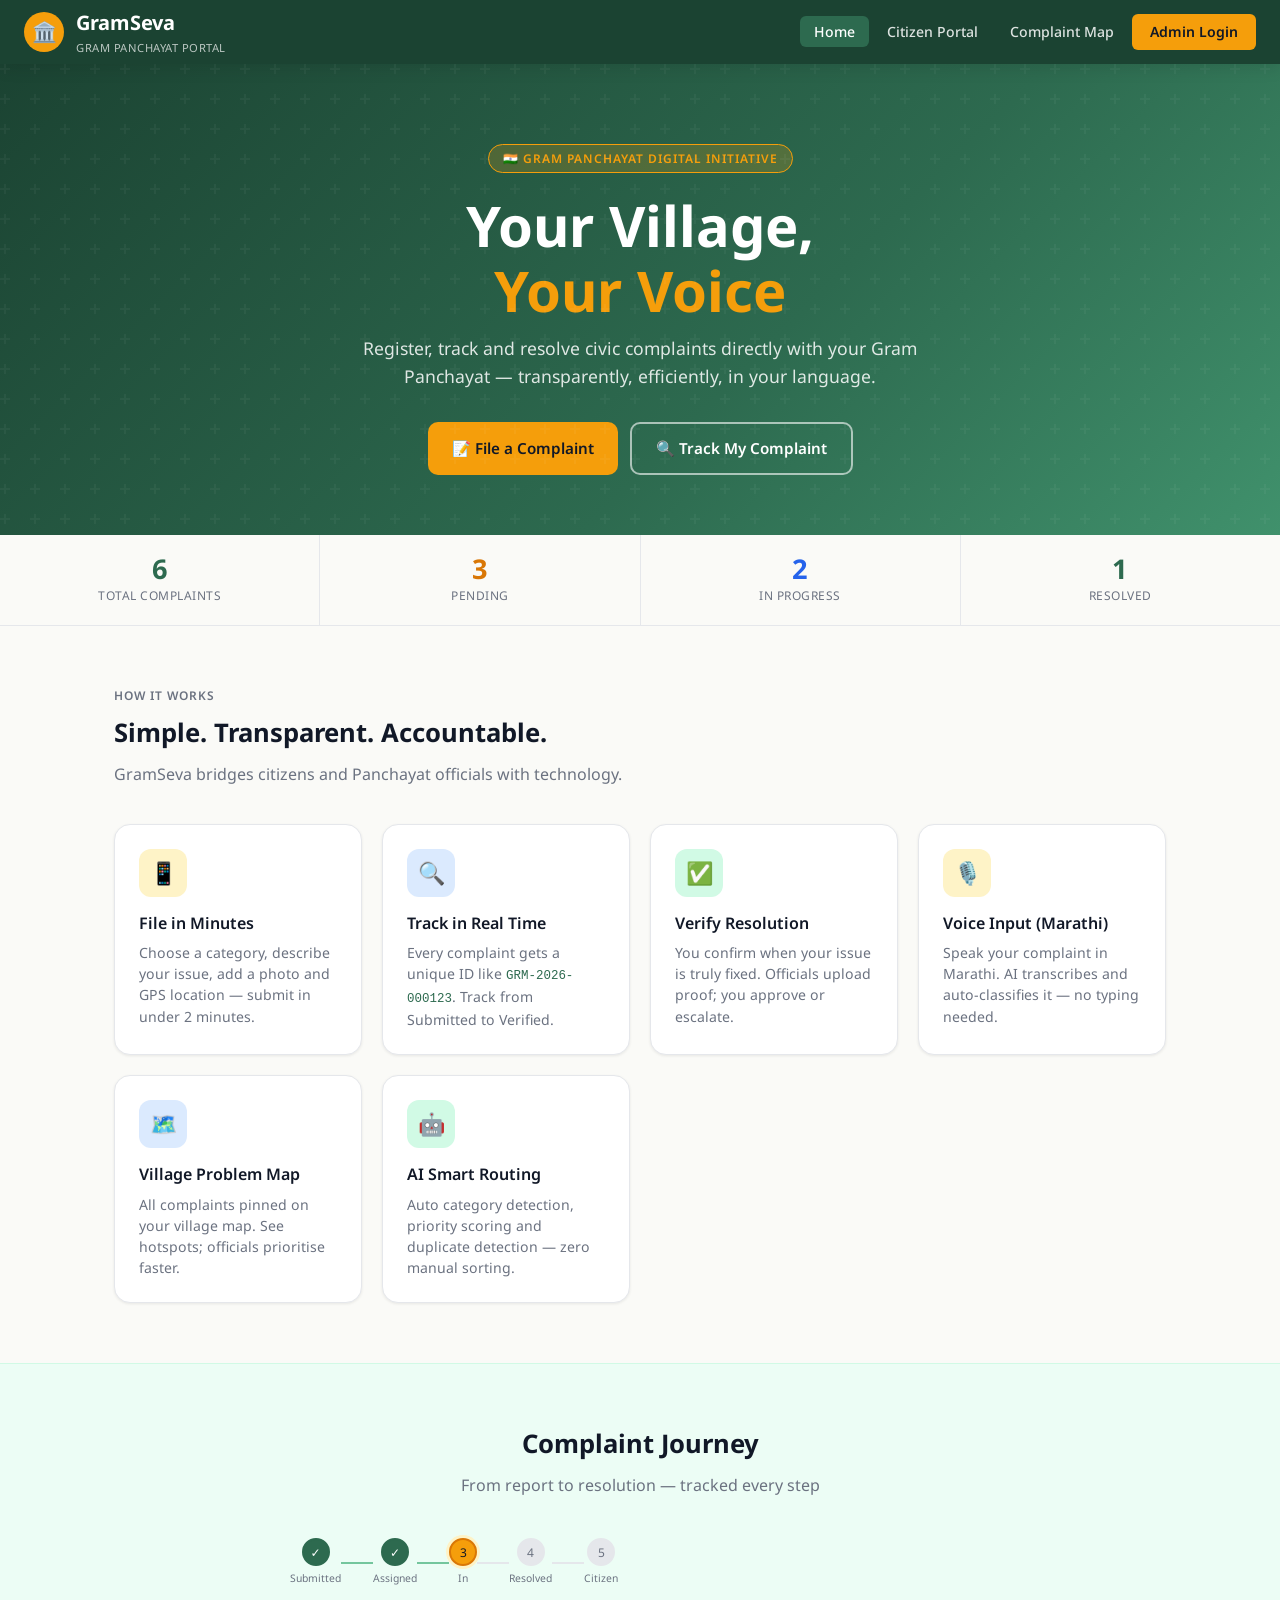
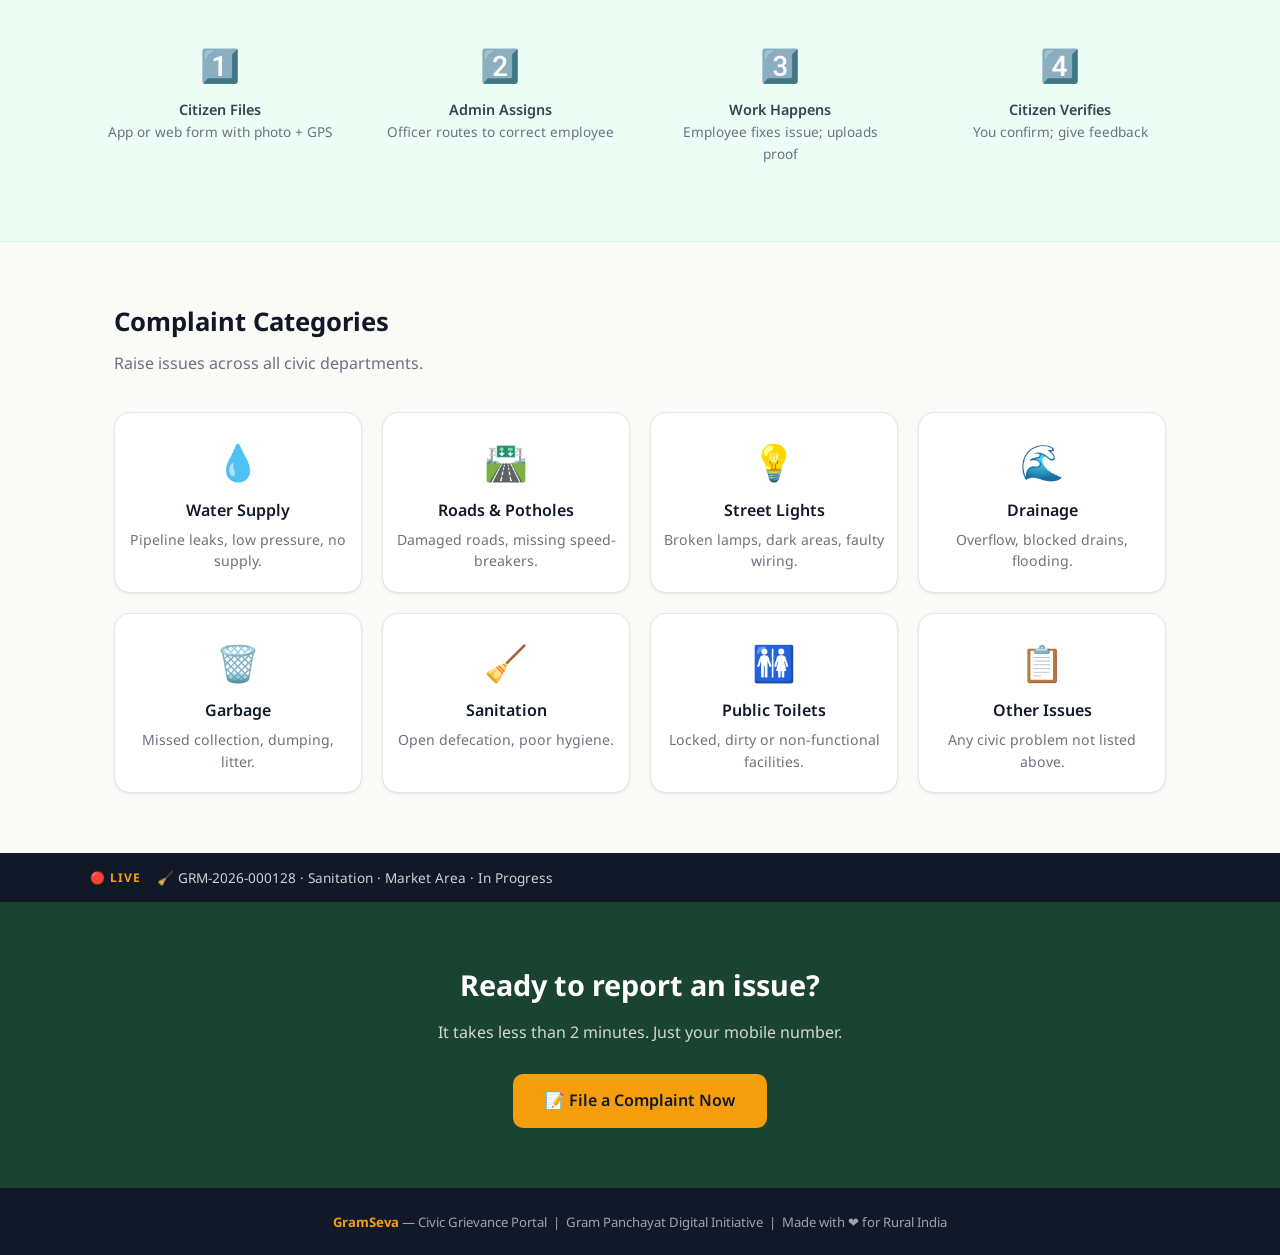
<file: index.html>
<!DOCTYPE html>
<html lang="en">
<head>
  <meta charset="UTF-8">
  <meta name="viewport" content="width=device-width, initial-scale=1.0">
  <title>GramSeva – Civic Grievance Portal</title>
  <link rel="stylesheet" href="style.css">
</head>
<body>

<nav class="navbar">
  <a class="navbar-brand" href="index.html">
    <div class="navbar-logo">🏛️</div>
    <div>
      <div class="navbar-title">GramSeva</div>
      <div class="navbar-sub">Gram Panchayat Portal</div>
    </div>
  </a>
  <ul class="navbar-nav">
    <li><a href="index.html" class="active">Home</a></li>
    <li><a href="citizen.html">Citizen Portal</a></li>
    <li><a href="map.html">Complaint Map</a></li>
    <li><a href="admin.html" class="btn-nav btn">Admin Login</a></li>
  </ul>
</nav>

<section class="hero">
  <div class="hero-badge">🇮🇳 Gram Panchayat Digital Initiative</div>
  <h1>Your Village,<br><span>Your Voice</span></h1>
  <p>Register, track and resolve civic complaints directly with your Gram Panchayat — transparently, efficiently, in your language.</p>
  <div class="hero-actions">
    <a href="citizen.html" class="btn btn-primary">📝 File a Complaint</a>
    <a href="citizen.html#track" class="btn btn-outline">🔍 Track My Complaint</a>
  </div>
</section>

<div class="stats-bar">
  <div class="stat-item"><div class="stat-num" id="s-total">—</div><div class="stat-label">Total Complaints</div></div>
  <div class="stat-item"><div class="stat-num" id="s-pending" style="color:var(--saffron-dk)">—</div><div class="stat-label">Pending</div></div>
  <div class="stat-item"><div class="stat-num" id="s-progress" style="color:var(--blue)">—</div><div class="stat-label">In Progress</div></div>
  <div class="stat-item"><div class="stat-num" id="s-resolved" style="color:var(--green-700)">—</div><div class="stat-label">Resolved</div></div>
</div>

<div class="section">
  <p class="text-xs text-muted" style="text-transform:uppercase;letter-spacing:1px;font-weight:600;margin-bottom:8px">How it works</p>
  <h2 class="section-title">Simple. Transparent. Accountable.</h2>
  <p class="section-sub">GramSeva bridges citizens and Panchayat officials with technology.</p>
  <div class="grid grid-3">
    <div class="card"><div class="card-icon icon-saffron">📱</div><h3>File in Minutes</h3><p>Choose a category, describe your issue, add a photo and GPS location — submit in under 2 minutes.</p></div>
    <div class="card"><div class="card-icon icon-blue">🔍</div><h3>Track in Real Time</h3><p>Every complaint gets a unique ID like <code style="font-size:.78rem;color:var(--green-700)">GRM-2026-000123</code>. Track from Submitted to Verified.</p></div>
    <div class="card"><div class="card-icon icon-green">✅</div><h3>Verify Resolution</h3><p>You confirm when your issue is truly fixed. Officials upload proof; you approve or escalate.</p></div>
    <div class="card"><div class="card-icon icon-saffron">🎙️</div><h3>Voice Input (Marathi)</h3><p>Speak your complaint in Marathi. AI transcribes and auto-classifies it — no typing needed.</p></div>
    <div class="card"><div class="card-icon icon-blue">🗺️</div><h3>Village Problem Map</h3><p>All complaints pinned on your village map. See hotspots; officials prioritise faster.</p></div>
    <div class="card"><div class="card-icon icon-green">🤖</div><h3>AI Smart Routing</h3><p>Auto category detection, priority scoring and duplicate detection — zero manual sorting.</p></div>
  </div>
</div>

<div style="background:var(--green-50);border-top:1px solid var(--green-100);border-bottom:1px solid var(--green-100);padding:60px 24px">
  <div style="max-width:1100px;margin:0 auto">
    <h2 class="section-title" style="text-align:center">Complaint Journey</h2>
    <p class="section-sub" style="text-align:center">From report to resolution — tracked every step</p>
    <div style="max-width:700px;margin:28px auto 0" id="journey-trail"></div>
    <div class="grid grid-4" style="margin-top:32px">
      <div style="text-align:center;padding:16px"><div style="font-size:2rem;margin-bottom:8px">1️⃣</div><div style="font-weight:600;font-size:.9rem">Citizen Files</div><div class="text-sm text-muted">App or web form with photo + GPS</div></div>
      <div style="text-align:center;padding:16px"><div style="font-size:2rem;margin-bottom:8px">2️⃣</div><div style="font-weight:600;font-size:.9rem">Admin Assigns</div><div class="text-sm text-muted">Officer routes to correct employee</div></div>
      <div style="text-align:center;padding:16px"><div style="font-size:2rem;margin-bottom:8px">3️⃣</div><div style="font-weight:600;font-size:.9rem">Work Happens</div><div class="text-sm text-muted">Employee fixes issue; uploads proof</div></div>
      <div style="text-align:center;padding:16px"><div style="font-size:2rem;margin-bottom:8px">4️⃣</div><div style="font-weight:600;font-size:.9rem">Citizen Verifies</div><div class="text-sm text-muted">You confirm; give feedback</div></div>
    </div>
  </div>
</div>

<div class="section">
  <h2 class="section-title">Complaint Categories</h2>
  <p class="section-sub">Raise issues across all civic departments.</p>
  <div class="grid grid-4">
    <div class="card" style="text-align:center;padding:20px 12px"><div style="font-size:2.2rem">💧</div><h3 style="margin-top:8px">Water Supply</h3><p>Pipeline leaks, low pressure, no supply.</p></div>
    <div class="card" style="text-align:center;padding:20px 12px"><div style="font-size:2.2rem">🛣️</div><h3 style="margin-top:8px">Roads & Potholes</h3><p>Damaged roads, missing speed-breakers.</p></div>
    <div class="card" style="text-align:center;padding:20px 12px"><div style="font-size:2.2rem">💡</div><h3 style="margin-top:8px">Street Lights</h3><p>Broken lamps, dark areas, faulty wiring.</p></div>
    <div class="card" style="text-align:center;padding:20px 12px"><div style="font-size:2.2rem">🌊</div><h3 style="margin-top:8px">Drainage</h3><p>Overflow, blocked drains, flooding.</p></div>
    <div class="card" style="text-align:center;padding:20px 12px"><div style="font-size:2.2rem">🗑️</div><h3 style="margin-top:8px">Garbage</h3><p>Missed collection, dumping, litter.</p></div>
    <div class="card" style="text-align:center;padding:20px 12px"><div style="font-size:2.2rem">🧹</div><h3 style="margin-top:8px">Sanitation</h3><p>Open defecation, poor hygiene.</p></div>
    <div class="card" style="text-align:center;padding:20px 12px"><div style="font-size:2.2rem">🚻</div><h3 style="margin-top:8px">Public Toilets</h3><p>Locked, dirty or non-functional facilities.</p></div>
    <div class="card" style="text-align:center;padding:20px 12px"><div style="font-size:2.2rem">📋</div><h3 style="margin-top:8px">Other Issues</h3><p>Any civic problem not listed above.</p></div>
  </div>
</div>

<div style="background:var(--slate-900);padding:14px 24px">
  <div style="display:flex;align-items:center;gap:16px;max-width:1100px;margin:0 auto">
    <span style="color:var(--saffron);font-size:.75rem;font-weight:700;text-transform:uppercase;letter-spacing:1px;white-space:nowrap">🔴 Live</span>
    <div id="ticker" style="color:rgba(255,255,255,.8);font-size:.85rem;transition:opacity .3s"></div>
  </div>
</div>

<div style="background:var(--green-900);color:#fff;padding:60px 24px;text-align:center">
  <h2 style="font-size:1.8rem;font-weight:700;margin-bottom:12px">Ready to report an issue?</h2>
  <p style="opacity:.8;margin-bottom:28px">It takes less than 2 minutes. Just your mobile number.</p>
  <a href="citizen.html" class="btn btn-primary" style="font-size:1rem;padding:14px 32px">📝 File a Complaint Now</a>
</div>

<footer><strong>GramSeva</strong> — Civic Grievance Portal &nbsp;|&nbsp; Gram Panchayat Digital Initiative &nbsp;|&nbsp; Made with ❤️ for Rural India</footer>
<div id="toast-container" class="toast-container"></div>

<script src="db.js"></script>
<script>
  function refreshStats() {
    const all = DB.getComplaints();
    document.getElementById('s-total').textContent    = all.length;
    document.getElementById('s-pending').textContent  = all.filter(c=>c.status==='Submitted'||c.status==='Assigned').length;
    document.getElementById('s-progress').textContent = all.filter(c=>c.status==='In Progress').length;
    document.getElementById('s-resolved').textContent = all.filter(c=>c.status==='Resolved'||c.status==='Citizen Verified').length;
  }
  refreshStats();

  document.getElementById('journey-trail').innerHTML = UI.statusTrail('In Progress');

  const all = DB.getComplaints().slice(0,6);
  const msgs = all.map(c=>`${UI.catIcon(c.category)} ${c.id} · ${c.category} · ${c.location} · ${c.status}`);
  const ticker = document.getElementById('ticker');
  let ti=0;
  if(msgs.length){ ticker.textContent=msgs[0]; setInterval(()=>{ ti=(ti+1)%msgs.length; ticker.style.opacity=0; setTimeout(()=>{ticker.textContent=msgs[ti];ticker.style.opacity=1;},300); },3500); }
</script>
</body>
</html>
</file>
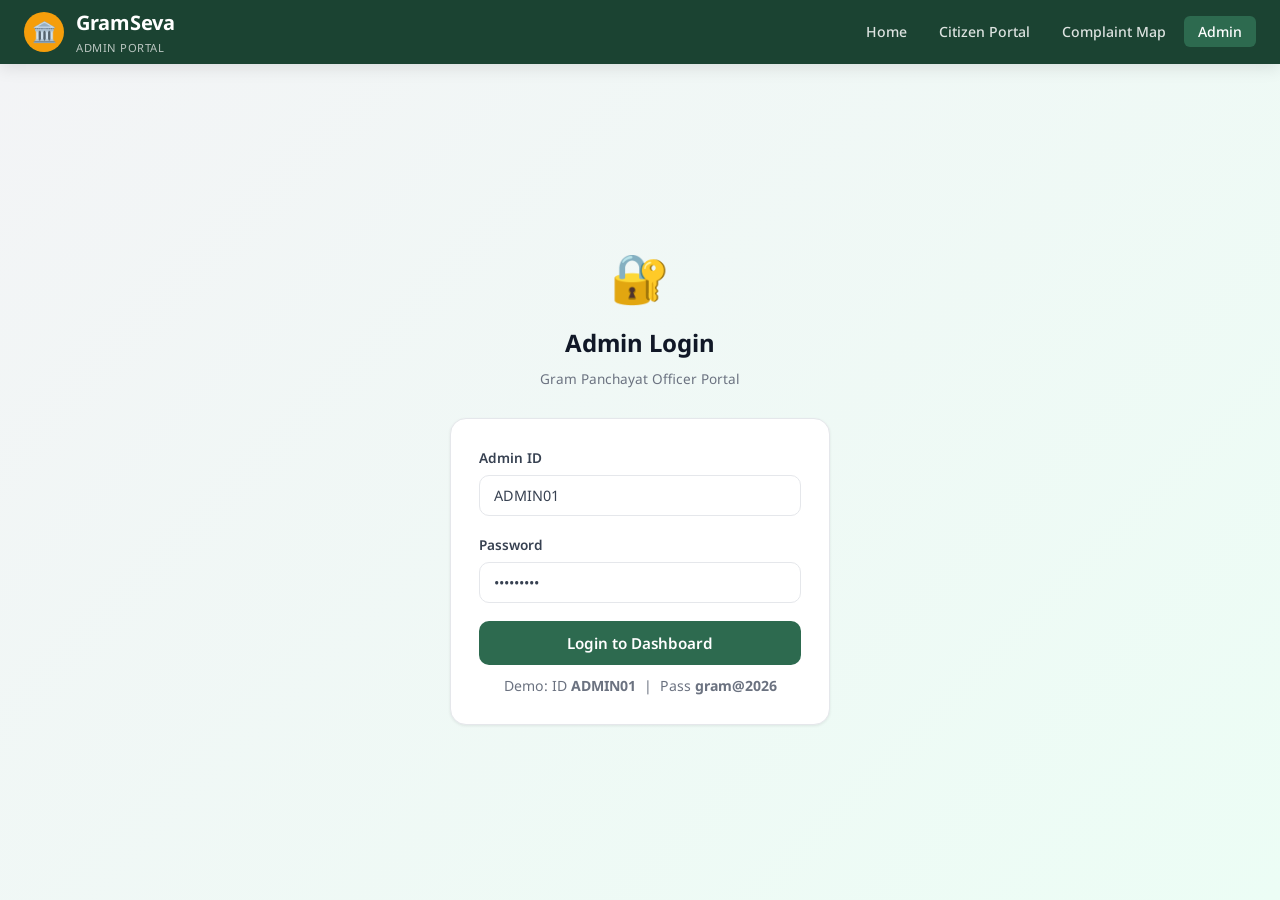
<file: admin.html>
<!DOCTYPE html>
<html lang="en">
<head>
  <meta charset="UTF-8">
  <meta name="viewport" content="width=device-width, initial-scale=1.0">
  <title>GramSeva – Admin Portal</title>
  <link rel="stylesheet" href="style.css">
</head>
<body>

<nav class="navbar">
  <a class="navbar-brand" href="index.html">
    <div class="navbar-logo">🏛️</div>
    <div>
      <div class="navbar-title">GramSeva</div>
      <div class="navbar-sub">Admin Portal</div>
    </div>
  </a>
  <ul class="navbar-nav">
    <li><a href="index.html">Home</a></li>
    <li><a href="citizen.html">Citizen Portal</a></li>
    <li><a href="map.html">Complaint Map</a></li>
    <li><a href="admin.html" class="active">Admin</a></li>
  </ul>
</nav>

<!-- ADMIN LOGIN -->
<div id="admin-login" style="min-height:calc(100vh - 64px);display:flex;align-items:center;justify-content:center;padding:24px;background:linear-gradient(135deg,var(--slate-100) 0%,var(--green-50) 100%)">
  <div style="width:100%;max-width:380px">
    <div style="text-align:center;margin-bottom:28px">
      <div style="font-size:3rem;margin-bottom:8px">🔐</div>
      <h1 style="font-size:1.5rem;font-weight:700;color:var(--slate-900)">Admin Login</h1>
      <p class="text-sm text-muted" style="margin-top:6px">Gram Panchayat Officer Portal</p>
    </div>
    <div class="card" style="padding:28px">
      <div class="form-group">
        <label class="form-label">Admin ID</label>
        <input type="text" id="admin-id" class="form-input" placeholder="Enter Admin ID" value="ADMIN01">
      </div>
      <div class="form-group">
        <label class="form-label">Password</label>
        <input type="password" id="admin-pass" class="form-input" placeholder="Enter password" value="gram@2026">
      </div>
      <button class="btn btn-green btn-full" onclick="adminLogin()">Login to Dashboard</button>
      <p class="text-xs text-muted text-center" style="margin-top:10px">Demo: ID <strong>ADMIN01</strong> &nbsp;|&nbsp; Pass <strong>gram@2026</strong></p>
    </div>
  </div>
</div>

<!-- ADMIN DASHBOARD -->
<div id="admin-dashboard" class="hidden">
  <div class="admin-layout">

    <!-- Sidebar -->
    <div class="sidebar">
      <div style="padding:0 8px 16px;border-bottom:1px solid rgba(255,255,255,.1);margin-bottom:12px">
        <div style="font-size:.7rem;color:rgba(255,255,255,.4);text-transform:uppercase;letter-spacing:1px" class="sidebar-label">Navigation</div>
      </div>
      <button class="sidebar-item active" onclick="adminTab('overview')"><span class="sidebar-icon">📊</span><span class="sidebar-label">Dashboard</span></button>
      <button class="sidebar-item" onclick="adminTab('complaints')"><span class="sidebar-icon">📋</span><span class="sidebar-label">All Complaints</span></button>
      <button class="sidebar-item" onclick="adminTab('employees')"><span class="sidebar-icon">👥</span><span class="sidebar-label">Employees</span></button>
      <button class="sidebar-item" onclick="adminTab('reports')"><span class="sidebar-icon">📈</span><span class="sidebar-label">Reports</span></button>
      <button class="sidebar-item" onclick="adminTab('notifications')"><span class="sidebar-icon">🔔</span><span class="sidebar-label">Notifications</span></button>
      <div style="margin-top:auto;padding-top:16px;border-top:1px solid rgba(255,255,255,.1);margin-top:40px">
        <button class="sidebar-item" onclick="adminLogout()"><span class="sidebar-icon">🚪</span><span class="sidebar-label">Logout</span></button>
      </div>
    </div>

    <!-- Main content -->
    <div class="main-content">

      <!-- OVERVIEW -->
      <div id="tab-overview">
        <div class="flex-between mb-16">
          <div>
            <h1 style="font-size:1.4rem;font-weight:700;color:var(--slate-900)">Dashboard Overview</h1>
            <p class="text-sm text-muted" id="dash-date"></p>
          </div>
          <button class="btn btn-sm btn-green" onclick="refreshDashboard()">Refresh</button>
        </div>

        <div class="grid grid-4" style="margin-bottom:24px">
          <div class="dash-card" style="border-left:4px solid var(--green-500)">
            <div class="dash-num text-green" id="d-total">0</div>
            <div class="dash-label">Total Complaints</div>
            <div class="dash-change up" id="d-today">+0 today</div>
          </div>
          <div class="dash-card" style="border-left:4px solid var(--saffron)">
            <div class="dash-num" style="color:var(--saffron-dk)" id="d-pending">0</div>
            <div class="dash-label">Pending / Assigned</div>
          </div>
          <div class="dash-card" style="border-left:4px solid var(--blue)">
            <div class="dash-num" style="color:var(--blue)" id="d-progress">0</div>
            <div class="dash-label">In Progress</div>
          </div>
          <div class="dash-card" style="border-left:4px solid var(--red)">
            <div class="dash-num" style="color:var(--red)" id="d-overdue">0</div>
            <div class="dash-label">High Priority Pending</div>
          </div>
        </div>

        <div style="display:grid;grid-template-columns:1fr 1fr;gap:20px;margin-bottom:24px">
          <div class="dash-card">
            <div class="flex-between mb-16">
              <h3 style="font-size:1rem;font-weight:600;color:var(--slate-900)">By Category</h3>
              <span class="text-xs text-muted">All time</span>
            </div>
            <div id="cat-breakdown"></div>
          </div>
          <div class="dash-card">
            <div class="flex-between mb-16">
              <h3 style="font-size:1rem;font-weight:600;color:var(--slate-900)">By Status</h3>
              <span class="text-xs text-muted">Current</span>
            </div>
            <div id="status-breakdown"></div>
          </div>
        </div>

        <div class="dash-card">
          <div class="flex-between mb-16">
            <h3 style="font-size:1rem;font-weight:600;color:var(--slate-900)">Recent Complaints</h3>
            <button class="btn btn-sm btn-green" onclick="adminTab('complaints')">View All</button>
          </div>
          <div class="table-wrap" id="recent-table"></div>
        </div>
      </div>

      <!-- ALL COMPLAINTS -->
      <div id="tab-complaints" class="hidden">
        <div class="flex-between mb-16">
          <h1 style="font-size:1.4rem;font-weight:700;color:var(--slate-900)">All Complaints</h1>
          <button class="btn btn-sm btn-green" onclick="loadComplaintsTable()">Refresh</button>
        </div>

        <div class="card" style="padding:16px 20px;margin-bottom:20px">
          <div style="display:flex;gap:10px;flex-wrap:wrap;align-items:flex-end">
            <div>
              <label class="form-label" style="margin-bottom:4px">Status</label>
              <select id="filter-status" class="form-select" style="width:150px" onchange="loadComplaintsTable()">
                <option value="">All Statuses</option>
                <option>Submitted</option><option>Assigned</option>
                <option>In Progress</option><option>Resolved</option><option>Citizen Verified</option>
              </select>
            </div>
            <div>
              <label class="form-label" style="margin-bottom:4px">Category</label>
              <select id="filter-cat" class="form-select" style="width:160px" onchange="loadComplaintsTable()">
                <option value="">All Categories</option>
                <option>Water Supply</option><option>Roads</option><option>Street Lights</option>
                <option>Drainage</option><option>Garbage</option><option>Sanitation</option>
                <option>Public Toilets</option><option>Other</option>
              </select>
            </div>
            <div>
              <label class="form-label" style="margin-bottom:4px">Priority</label>
              <select id="filter-priority" class="form-select" style="width:130px" onchange="loadComplaintsTable()">
                <option value="">All</option>
                <option>High</option><option>Medium</option><option>Low</option>
              </select>
            </div>
            <div style="flex:1;min-width:180px">
              <label class="form-label" style="margin-bottom:4px">Search</label>
              <input type="text" id="filter-search" class="form-input" placeholder="ID, name, location..." oninput="loadComplaintsTable()">
            </div>
            <button onclick="clearFilters()" style="background:var(--slate-100);color:var(--slate-700);border:none;cursor:pointer;font-family:var(--font);padding:10px 14px;border-radius:var(--radius);font-size:.85rem;font-weight:500">Clear</button>
          </div>
        </div>

        <div class="dash-card" style="padding:0">
          <div class="table-wrap" id="all-complaints-table"></div>
        </div>
      </div>

      <!-- EMPLOYEES -->
      <div id="tab-employees" class="hidden">
        <h1 style="font-size:1.4rem;font-weight:700;color:var(--slate-900);margin-bottom:20px">Panchayat Employees</h1>
        <div class="grid grid-3" id="emp-cards"></div>
      </div>

      <!-- REPORTS -->
      <div id="tab-reports" class="hidden">
        <h1 style="font-size:1.4rem;font-weight:700;color:var(--slate-900);margin-bottom:20px">Monthly Report</h1>
        <div id="report-content"></div>
      </div>

      <!-- NOTIFICATIONS -->
      <div id="tab-notifications" class="hidden">
        <h1 style="font-size:1.4rem;font-weight:700;color:var(--slate-900);margin-bottom:20px">Notifications</h1>
        <div class="dash-card" id="notif-list"></div>
      </div>

    </div>
  </div>
</div>

<!-- COMPLAINT DETAIL MODAL -->
<div class="modal-overlay" id="complaint-modal">
  <div class="modal" style="max-width:620px">
    <div class="modal-header">
      <span class="modal-title" id="modal-cid"></span>
      <button class="modal-close" onclick="UI.closeModal('complaint-modal')">✕</button>
    </div>
    <div id="modal-body"></div>
  </div>
</div>

<div id="toast-container" class="toast-container"></div>
<script src="db.js"></script>
<script>

function adminLogin() {
  const id   = document.getElementById('admin-id').value.trim();
  const pass = document.getElementById('admin-pass').value.trim();
  if (id === 'ADMIN01' && pass === 'gram@2026') {
    document.getElementById('admin-login').classList.add('hidden');
    document.getElementById('admin-dashboard').classList.remove('hidden');
    refreshDashboard();
    loadEmployees();
    loadNotifications();
  } else {
    UI.toast('Invalid credentials. Use ADMIN01 / gram@2026', 'error');
  }
}

function adminLogout() {
  document.getElementById('admin-dashboard').classList.add('hidden');
  document.getElementById('admin-login').classList.remove('hidden');
}

function adminTab(t) {
  ['overview','complaints','employees','reports','notifications'].forEach(function(id) {
    document.getElementById('tab-' + id).classList.toggle('hidden', id !== t);
  });
  document.querySelectorAll('.sidebar-item').forEach(function(b, i) {
    b.classList.toggle('active', ['overview','complaints','employees','reports','notifications'][i] === t);
  });
  if (t === 'complaints') loadComplaintsTable();
  if (t === 'reports')    buildReport();
}

function refreshDashboard() {
  var all = DB.getComplaints();
  document.getElementById('dash-date').textContent = new Date().toLocaleDateString('en-IN', {weekday:'long',year:'numeric',month:'long',day:'numeric'});
  document.getElementById('d-total').textContent    = all.length;
  document.getElementById('d-today').textContent    = '+' + all.filter(function(c){ return UI.formatDate(c.createdAt) === UI.formatDate(new Date().toISOString()); }).length + ' today';
  document.getElementById('d-pending').textContent  = all.filter(function(c){ return c.status==='Submitted'||c.status==='Assigned'; }).length;
  document.getElementById('d-progress').textContent = all.filter(function(c){ return c.status==='In Progress'; }).length;
  document.getElementById('d-overdue').textContent  = all.filter(function(c){ return c.priority==='High'&&(c.status==='Submitted'||c.status==='Assigned'); }).length;

  var cats = {};
  all.forEach(function(c){ cats[c.category] = (cats[c.category]||0)+1; });
  document.getElementById('cat-breakdown').innerHTML = Object.entries(cats).sort(function(a,b){return b[1]-a[1];}).map(function(entry){
    var cat=entry[0], n=entry[1];
    return '<div style="display:flex;align-items:center;gap:8px;margin-bottom:8px">'
      + '<span style="font-size:.85rem;width:140px;color:var(--slate-700)">' + UI.catIcon(cat) + ' ' + cat + '</span>'
      + '<div style="flex:1;height:6px;background:var(--slate-100);border-radius:3px"><div style="width:' + Math.round(n/all.length*100) + '%;height:100%;background:var(--green-500);border-radius:3px"></div></div>'
      + '<span class="text-xs text-muted" style="width:24px;text-align:right">' + n + '</span>'
      + '</div>';
  }).join('');

  var statuses = ['Submitted','Assigned','In Progress','Resolved','Citizen Verified'];
  var colors   = ['var(--blue)','var(--saffron)','#854D0E','var(--green-500)','var(--green-900)'];
  document.getElementById('status-breakdown').innerHTML = statuses.map(function(s,i){
    var n = all.filter(function(c){ return c.status===s; }).length;
    return '<div style="display:flex;align-items:center;gap:8px;margin-bottom:8px">'
      + '<div style="width:8px;height:8px;border-radius:50%;background:' + colors[i] + ';flex-shrink:0"></div>'
      + '<span style="font-size:.85rem;flex:1;color:var(--slate-700)">' + s + '</span>'
      + '<span class="text-xs text-muted"><strong>' + n + '</strong></span></div>';
  }).join('');

  document.getElementById('recent-table').innerHTML = buildComplaintTable(all.slice(0,5), true);
}

function loadComplaintsTable() {
  var list = DB.getComplaints();
  var fs = document.getElementById('filter-status').value;
  var fc = document.getElementById('filter-cat').value;
  var fp = document.getElementById('filter-priority').value;
  var fq = document.getElementById('filter-search').value.toLowerCase();
  if (fs) list = list.filter(function(c){ return c.status===fs; });
  if (fc) list = list.filter(function(c){ return c.category===fc; });
  if (fp) list = list.filter(function(c){ return c.priority===fp; });
  if (fq) list = list.filter(function(c){ return c.id.toLowerCase().includes(fq)||c.name.toLowerCase().includes(fq)||c.location.toLowerCase().includes(fq)||c.desc.toLowerCase().includes(fq); });
  document.getElementById('all-complaints-table').innerHTML = buildComplaintTable(list, false);
}

function buildComplaintTable(list, compact) {
  if (!list.length) return '<div style="text-align:center;padding:40px;color:var(--slate-500)">No complaints found.</div>';
  var rows = list.map(function(c){
    return '<tr>'
      + '<td><span class="complaint-id">' + c.id + '</span></td>'
      + '<td>' + UI.catIcon(c.category) + ' ' + c.category + '</td>'
      + (compact ? '' : '<td style="max-width:180px;white-space:nowrap;overflow:hidden;text-overflow:ellipsis">' + c.desc + '</td>')
      + '<td class="text-sm">📍 ' + c.location + '</td>'
      + '<td>' + UI.statusPill(c.status) + '</td>'
      + '<td>' + UI.priorityPill(c.priority) + '</td>'
      + '<td class="text-sm">' + (c.assignedTo || '<span class="text-muted">Unassigned</span>') + '</td>'
      + '<td class="text-xs text-muted">' + UI.formatDate(c.createdAt) + '</td>'
      + '<td><button class="btn btn-sm btn-green" onclick="openComplaintDetail(\'' + c.id + '\')">View</button></td>'
      + '</tr>';
  }).join('');
  return '<table><thead><tr>'
    + '<th>ID</th><th>Category</th>' + (compact?'':'<th>Description</th>') + '<th>Location</th><th>Status</th><th>Priority</th><th>Assigned To</th><th>Date</th><th>Actions</th>'
    + '</tr></thead><tbody>' + rows + '</tbody></table>';
}

function clearFilters() {
  document.getElementById('filter-status').value='';
  document.getElementById('filter-cat').value='';
  document.getElementById('filter-priority').value='';
  document.getElementById('filter-search').value='';
  loadComplaintsTable();
}

function openComplaintDetail(id) {
  var c = DB.getComplaint(id);
  if (!c) return;
  var emps = DB.getEmployees();
  document.getElementById('modal-cid').textContent = c.id;

  var empOptions = emps.map(function(e){
    return '<option value="' + e.name + '"' + (c.assignedTo===e.name?' selected':'') + '>' + e.name + ' (' + e.dept + ')</option>';
  }).join('');

  var timelineHtml = c.timeline.map(function(t){
    return '<div style="display:flex;gap:10px;padding:8px 0;border-bottom:1px solid var(--slate-200)">'
      + '<div style="width:6px;height:6px;border-radius:50%;background:var(--green-500);margin-top:6px;flex-shrink:0"></div>'
      + '<div><div class="text-sm text-bold">' + t.status + '</div>'
      + '<div class="text-xs text-muted">' + UI.formatDate(t.time) + ' &nbsp;·&nbsp; ' + (t.note||'') + '</div></div></div>';
  }).join('');

  document.getElementById('modal-body').innerHTML =
    '<div style="display:grid;grid-template-columns:1fr 1fr;gap:12px;margin-bottom:16px">'
    + '<div><div class="text-xs text-muted">Category</div><div class="text-sm text-bold">' + UI.catIcon(c.category) + ' ' + c.category + '</div></div>'
    + '<div><div class="text-xs text-muted">Status</div>' + UI.statusPill(c.status) + '</div>'
    + '<div><div class="text-xs text-muted">Priority</div>' + UI.priorityPill(c.priority) + '</div>'
    + '<div><div class="text-xs text-muted">Citizen</div><div class="text-sm">' + c.name + ' &nbsp;·&nbsp; +91 ' + c.phone + '</div></div>'
    + '<div style="grid-column:span 2"><div class="text-xs text-muted">Location</div><div class="text-sm">📍 ' + c.location + ' &nbsp; GPS: ' + c.lat + ', ' + c.lng + '</div></div>'
    + '<div style="grid-column:span 2"><div class="text-xs text-muted">Description</div><div class="text-sm" style="background:var(--slate-100);padding:10px;border-radius:var(--radius);margin-top:4px">' + c.desc + '</div></div>'
    + '</div>'
    + UI.statusTrail(c.status)
    + '<div style="border-top:1px solid var(--slate-200);margin:16px 0;padding-top:16px">'
    + '<h4 style="font-size:.9rem;font-weight:600;margin-bottom:12px">Update Complaint</h4>'
    + '<div style="display:flex;gap:8px;flex-wrap:wrap;margin-bottom:12px">'
    + '<button class="btn btn-sm btn-green" onclick="updateStatus(\'' + id + '\',\'Assigned\')">✅ Mark Assigned</button>'
    + '<button class="btn btn-sm btn-green" onclick="updateStatus(\'' + id + '\',\'In Progress\')">🔧 Start Work</button>'
    + '<button class="btn btn-sm btn-green" onclick="updateStatus(\'' + id + '\',\'Resolved\')">✓ Mark Resolved</button>'
    + '</div>'
    + '<div style="display:flex;gap:8px;align-items:flex-end;margin-bottom:12px">'
    + '<div style="flex:1"><label class="form-label" style="margin-bottom:4px">Assign to Employee</label>'
    + '<select id="assign-emp" class="form-select"><option value="">Select employee...</option>' + empOptions + '</select></div>'
    + '<button class="btn btn-green btn-sm" onclick="assignEmployee(\'' + id + '\')">Assign</button></div>'
    + '<div style="display:flex;gap:8px;align-items:flex-end;margin-bottom:12px">'
    + '<div style="flex:1"><label class="form-label" style="margin-bottom:4px">Change Priority</label>'
    + '<select id="change-priority" class="form-select"><option value="">Select priority...</option>'
    + ['High','Medium','Low'].map(function(p){ return '<option value="' + p + '"' + (c.priority===p?' selected':'') + '>' + p + '</option>'; }).join('')
    + '</select></div>'
    + '<button class="btn btn-green btn-sm" onclick="changePriority(\'' + id + '\')">Set</button></div>'
    + '<div><label class="form-label" style="margin-bottom:4px">Add Note</label>'
    + '<div style="display:flex;gap:8px"><input type="text" id="modal-note" class="form-input" placeholder="Resolution note...">'
    + '<button class="btn btn-sm btn-green" onclick="addNote(\'' + id + '\')">Add</button></div></div></div>'
    + '<div style="border-top:1px solid var(--slate-200);padding-top:12px">'
    + '<h4 style="font-size:.9rem;font-weight:600;margin-bottom:10px">Timeline</h4>'
    + timelineHtml
    + (c.feedback ? '<div style="margin-top:10px;padding:10px;background:var(--green-50);border-radius:var(--radius);font-size:.82rem">⭐ Citizen Feedback: ' + c.feedback + '</div>' : '')
    + '</div>';

  UI.openModal('complaint-modal');
}

function updateStatus(id, status) {
  DB.updateComplaint(id, { status: status, note: 'Status changed to ' + status + '.' });
  UI.toast('Status updated: ' + status, 'success');
  openComplaintDetail(id);
  refreshDashboard();
  if (!document.getElementById('tab-complaints').classList.contains('hidden')) loadComplaintsTable();
}

function assignEmployee(id) {
  var name = document.getElementById('assign-emp').value;
  if (!name) { UI.toast('Select an employee', 'error'); return; }
  DB.updateComplaint(id, { assignedTo: name, status:'Assigned', note:'Assigned to ' + name + '.' });
  UI.toast('Assigned to ' + name, 'success');
  openComplaintDetail(id);
  refreshDashboard();
  if (!document.getElementById('tab-complaints').classList.contains('hidden')) loadComplaintsTable();
}

function changePriority(id) {
  var priority = document.getElementById('change-priority').value;
  if (!priority) { UI.toast('Select priority', 'error'); return; }
  DB.updateComplaint(id, { priority: priority });
  UI.toast('Priority set to ' + priority, 'success');
  openComplaintDetail(id);
  refreshDashboard();
}

function addNote(id) {
  var note = document.getElementById('modal-note').value.trim();
  if (!note) { UI.toast('Enter a note', 'error'); return; }
  var c = DB.getComplaint(id);
  var all = DB.getComplaints();
  var i = all.findIndex(function(x){ return x.id===id; });
  all[i].timeline.push({ status: c.status, time: new Date().toISOString(), note: note });
  all[i].updatedAt = new Date().toISOString();
  DB.saveComplaints(all);
  UI.toast('Note added', 'success');
  openComplaintDetail(id);
}

function loadEmployees() {
  var emps = DB.getEmployees();
  var all  = DB.getComplaints();
  document.getElementById('emp-cards').innerHTML = emps.map(function(e){
    var assigned = all.filter(function(c){ return c.assignedTo===e.name && c.status!=='Resolved' && c.status!=='Citizen Verified'; }).length;
    var resolved = all.filter(function(c){ return c.assignedTo===e.name && (c.status==='Resolved'||c.status==='Citizen Verified'); }).length;
    return '<div class="card">'
      + '<div style="display:flex;align-items:center;gap:12px;margin-bottom:14px">'
      + '<div style="width:44px;height:44px;border-radius:50%;background:var(--green-100);display:flex;align-items:center;justify-content:center;font-size:1.2rem;font-weight:700;color:var(--green-700)">' + e.name[0] + '</div>'
      + '<div><div style="font-weight:600;color:var(--slate-900)">' + e.name + '</div><div class="text-xs text-muted">' + e.dept + ' &nbsp;·&nbsp; ' + e.id + '</div></div></div>'
      + '<div style="display:grid;grid-template-columns:1fr 1fr;gap:10px">'
      + '<div style="background:var(--saffron-lt);border-radius:var(--radius);padding:10px;text-align:center"><div style="font-size:1.4rem;font-weight:700;color:var(--saffron-dk)">' + assigned + '</div><div class="text-xs text-muted">Active</div></div>'
      + '<div style="background:var(--green-100);border-radius:var(--radius);padding:10px;text-align:center"><div style="font-size:1.4rem;font-weight:700;color:var(--green-700)">' + resolved + '</div><div class="text-xs text-muted">Resolved</div></div>'
      + '</div>'
      + '<div style="margin-top:10px;font-size:.8rem;color:var(--slate-500)">📱 ' + e.phone + '</div>'
      + '<div style="margin-top:8px;display:flex;align-items:center;gap:6px">'
      + '<div style="width:6px;height:6px;border-radius:50%;background:' + (e.active?'var(--green-500)':'var(--slate-300)') + '"></div>'
      + '<span class="text-xs" style="color:' + (e.active?'var(--green-700)':'var(--slate-500)') + '">' + (e.active?'Active':'Inactive') + '</span></div>'
      + '</div>';
  }).join('');
}

function buildReport() {
  var all = DB.getComplaints();
  var total    = all.length;
  var resolved = all.filter(function(c){ return c.status==='Resolved'||c.status==='Citizen Verified'; }).length;
  var pending  = all.filter(function(c){ return c.status==='Submitted'||c.status==='Assigned'; }).length;
  var rate     = total ? Math.round(resolved/total*100) : 0;

  var catSummary = {};
  all.forEach(function(c){
    if (!catSummary[c.category]) catSummary[c.category] = {total:0,resolved:0};
    catSummary[c.category].total++;
    if (c.status==='Resolved'||c.status==='Citizen Verified') catSummary[c.category].resolved++;
  });

  var catRows = Object.entries(catSummary).map(function(entry){
    var cat=entry[0], v=entry[1];
    var r = v.total ? Math.round(v.resolved/v.total*100) : 0;
    var barColor = r>70?'var(--green-500)':r>40?'var(--saffron)':'var(--red)';
    return '<div style="display:flex;align-items:center;gap:12px;margin-bottom:12px">'
      + '<div style="width:140px;font-size:.85rem">' + UI.catIcon(cat) + ' ' + cat + '</div>'
      + '<div style="flex:1;height:10px;background:var(--slate-100);border-radius:5px;overflow:hidden">'
      + '<div style="width:' + r + '%;height:100%;background:' + barColor + ';border-radius:5px"></div></div>'
      + '<div class="text-xs text-muted" style="width:70px;text-align:right">' + v.resolved + '/' + v.total + ' (' + r + '%)</div></div>';
  }).join('');

  document.getElementById('report-content').innerHTML =
    '<div class="grid grid-4" style="margin-bottom:24px">'
    + '<div class="dash-card" style="text-align:center"><div class="dash-num text-green">' + total + '</div><div class="dash-label">Total Registered</div></div>'
    + '<div class="dash-card" style="text-align:center"><div class="dash-num" style="color:var(--green-700)">' + resolved + '</div><div class="dash-label">Resolved</div></div>'
    + '<div class="dash-card" style="text-align:center"><div class="dash-num" style="color:var(--saffron-dk)">' + pending + '</div><div class="dash-label">Pending</div></div>'
    + '<div class="dash-card" style="text-align:center"><div class="dash-num" style="color:var(--blue)">' + rate + '%</div><div class="dash-label">Resolution Rate</div></div>'
    + '</div>'
    + '<div class="dash-card" style="margin-bottom:20px"><h3 style="font-size:1rem;font-weight:600;margin-bottom:16px">Resolution by Category</h3>' + catRows + '</div>'
    + '<div class="dash-card" style="padding:0"><div class="flex-between" style="padding:16px 20px"><h3 style="font-size:1rem;font-weight:600">Full Complaint Log</h3><span class="text-xs text-muted">Showing ' + Math.min(all.length,20) + ' of ' + all.length + '</span></div>'
    + '<div class="table-wrap">' + buildComplaintTable(all.slice(0,20), false) + '</div></div>';
}

function loadNotifications() {
  var all  = DB.getComplaints();
  var high = all.filter(function(c){ return c.priority==='High'&&(c.status==='Submitted'||c.status==='Assigned'); });
  var verified = all.filter(function(c){ return c.status==='Citizen Verified'; });
  var notifs = [];
  high.forEach(function(c){ notifs.push({ icon:'🔴', text:'High priority: ' + c.category + ' at ' + c.location + ' — ' + c.id, time: UI.timeAgo(c.createdAt), unread:true }); });
  verified.forEach(function(c){ notifs.push({ icon:'✅', text:'Citizen verified resolution: ' + c.id + ' — ' + c.category, time: UI.timeAgo(c.updatedAt), unread:false }); });
  notifs.push({ icon:'📊', text:'Monthly report is ready for review.', time:'1h ago', unread:false });
  notifs.push({ icon:'🎙️', text:'Voice complaints received via Marathi voice input today.', time:'2h ago', unread:false });

  document.getElementById('notif-list').innerHTML = notifs.map(function(n){
    return '<div class="notif-item">'
      + '<div class="notif-dot ' + (n.unread?'unread':'') + '"></div>'
      + '<div style="flex:1"><div class="notif-text">' + n.icon + ' ' + n.text + '</div>'
      + '<div class="notif-time">' + n.time + '</div></div></div>';
  }).join('');
}
</script>
</body>
</html>
</file>
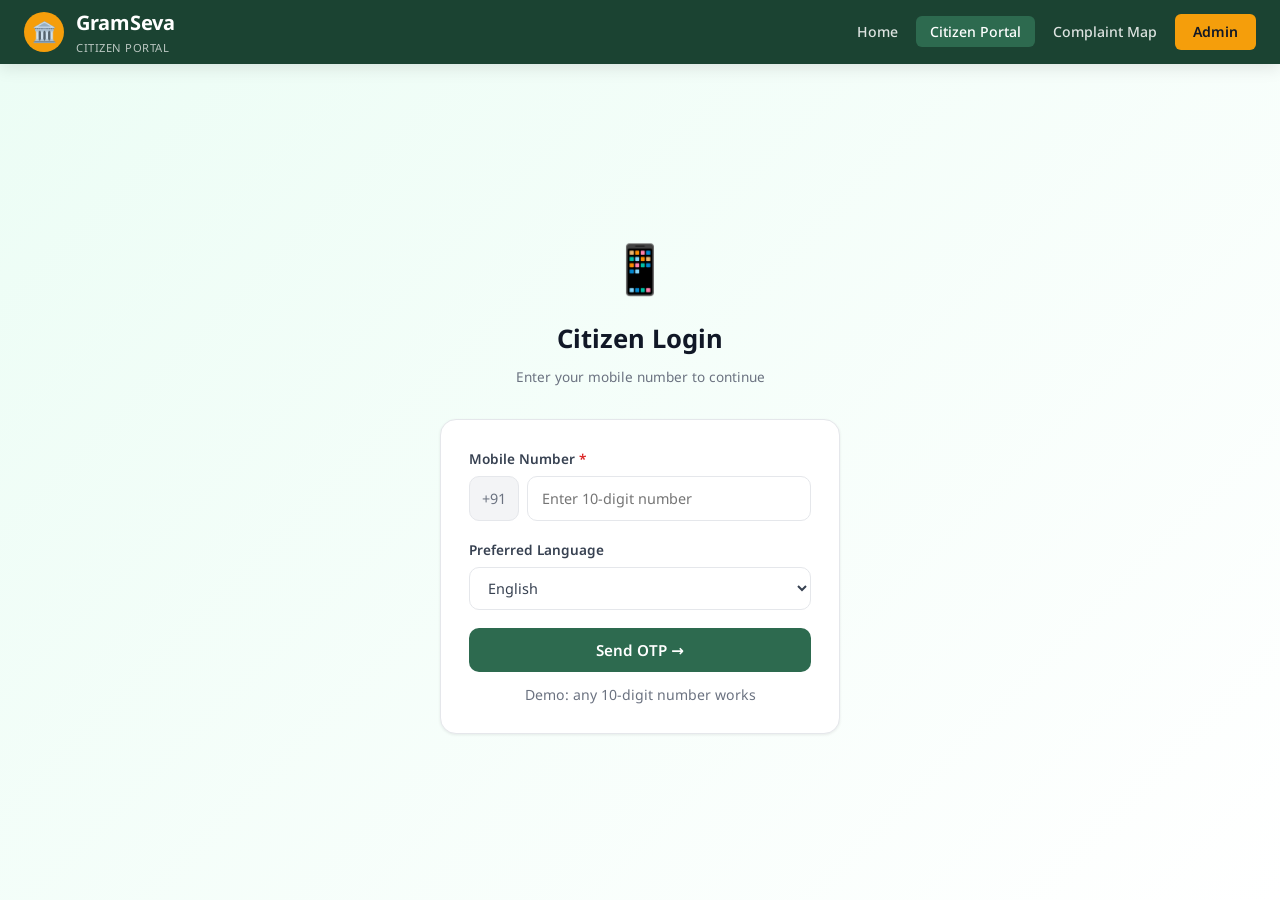
<file: citizen.html>
<!DOCTYPE html>
<html lang="en">
<head>
  <meta charset="UTF-8">
  <meta name="viewport" content="width=device-width, initial-scale=1.0">
  <title>GramSeva – Citizen Portal</title>
  <link rel="stylesheet" href="style.css">
</head>
<body>

<nav class="navbar">
  <a class="navbar-brand" href="index.html">
    <div class="navbar-logo">🏛️</div>
    <div>
      <div class="navbar-title">GramSeva</div>
      <div class="navbar-sub">Citizen Portal</div>
    </div>
  </a>
  <ul class="navbar-nav">
    <li><a href="index.html">Home</a></li>
    <li><a href="citizen.html" class="active">Citizen Portal</a></li>
    <li><a href="map.html">Complaint Map</a></li>
    <li><a href="admin.html" class="btn-nav btn">Admin</a></li>
  </ul>
</nav>

<!-- LOGIN SECTION (shown first) -->
<div id="login-section" style="min-height:calc(100vh - 64px);display:flex;align-items:center;justify-content:center;padding:24px;background:linear-gradient(135deg,var(--green-50) 0%,#fff 100%)">
  <div style="width:100%;max-width:400px">
    <div style="text-align:center;margin-bottom:32px">
      <div style="font-size:3rem;margin-bottom:12px">📱</div>
      <h1 style="font-size:1.6rem;font-weight:700;color:var(--slate-900)">Citizen Login</h1>
      <p class="text-muted text-sm" style="margin-top:6px">Enter your mobile number to continue</p>
    </div>

    <!-- Phone step -->
    <div id="step-phone" class="card" style="padding:28px">
      <div class="form-group">
        <label class="form-label">Mobile Number <span>*</span></label>
        <div style="display:flex;gap:8px">
          <div style="padding:10px 12px;border:1.5px solid var(--slate-200);border-radius:var(--radius);background:var(--slate-100);font-size:.9rem;color:var(--slate-500)">+91</div>
          <input type="tel" id="phone-input" class="form-input" placeholder="Enter 10-digit number" maxlength="10" style="flex:1">
        </div>
      </div>

      <!-- Language selector -->
      <div class="form-group">
        <label class="form-label">Preferred Language</label>
        <select id="lang-select" class="form-select">
          <option value="en">English</option>
          <option value="mr">मराठी (Marathi)</option>
          <option value="hi">हिन्दी (Hindi)</option>
        </select>
      </div>

      <button class="btn btn-green btn-full" onclick="sendOTP()">Send OTP →</button>
      <p class="text-xs text-muted text-center" style="margin-top:12px">Demo: any 10-digit number works</p>
    </div>

    <!-- OTP step -->
    <div id="step-otp" class="card hidden" style="padding:28px">
      <div style="text-align:center;margin-bottom:20px">
        <div style="font-size:2rem">🔐</div>
        <h3 style="margin-top:8px;color:var(--slate-900)">Enter OTP</h3>
        <p class="text-sm text-muted" id="otp-hint">Sent to +91 XXXXXXXXXX</p>
      </div>
      <div class="otp-inputs">
        <input type="text" maxlength="1" class="otp-digit" id="o1" oninput="otpNext(this,'o2')">
        <input type="text" maxlength="1" class="otp-digit" id="o2" oninput="otpNext(this,'o3')">
        <input type="text" maxlength="1" class="otp-digit" id="o3" oninput="otpNext(this,'o4')">
        <input type="text" maxlength="1" class="otp-digit" id="o4" oninput="otpNext(this,'o5')">
        <input type="text" maxlength="1" class="otp-digit" id="o5" oninput="otpNext(this,'o6')">
        <input type="text" maxlength="1" class="otp-digit" id="o6" oninput="otpNext(this,null)">
      </div>
      <button class="btn btn-green btn-full" onclick="verifyOTP()">Verify & Login</button>
      <p class="text-xs text-muted text-center" style="margin-top:12px">Demo OTP: <strong>123456</strong></p>
      <button class="btn btn-outline" style="color:var(--slate-500);border-color:var(--slate-200);margin-top:8px;width:100%;justify-content:center" onclick="document.getElementById('step-otp').classList.add('hidden');document.getElementById('step-phone').classList.remove('hidden')">← Change Number</button>
    </div>
  </div>
</div>

<!-- CITIZEN DASHBOARD (shown after login) -->
<div id="citizen-section" class="hidden">
  <!-- Welcome bar -->
  <div style="background:var(--green-900);color:#fff;padding:16px 24px;display:flex;align-items:center;justify-content:space-between">
    <div>
      <span style="font-weight:600" id="welcome-name">Welcome!</span>
      <span class="text-xs" style="opacity:.7;margin-left:12px" id="welcome-phone"></span>
    </div>
    <button onclick="logout()" style="background:rgba(255,255,255,.15);border:none;color:#fff;padding:6px 14px;border-radius:6px;cursor:pointer;font-size:.82rem">Logout</button>
  </div>

  <div style="max-width:900px;margin:0 auto;padding:32px 20px">

    <!-- TABS -->
    <div class="tabs">
      <button class="tab-btn active" onclick="switchTab('new')">📝 New Complaint</button>
      <button class="tab-btn" onclick="switchTab('my')">📋 My Complaints</button>
      <button class="tab-btn" onclick="switchTab('track')">🔍 Track Complaint</button>
      <button class="tab-btn" onclick="switchTab('nearby')">🗺️ Nearby Issues</button>
    </div>

    <!-- TAB: NEW COMPLAINT -->
    <div id="tab-new">
      <div class="card" style="padding:28px">
        <h2 style="font-size:1.2rem;font-weight:700;color:var(--slate-900);margin-bottom:20px">📝 File a New Complaint</h2>

        <!-- AI Voice -->
        <button class="voice-btn" id="voice-btn" onclick="toggleVoice()">
          🎙️ Speak Your Complaint (Marathi / Hindi / English)
        </button>

        <!-- Category -->
        <div class="form-group">
          <label class="form-label">Select Category <span>*</span></label>
          <div class="cat-grid" id="cat-grid">
            <div class="cat-btn" onclick="selectCat(this,'Water Supply')"><div class="cat-icon">💧</div><div class="cat-name">Water Supply</div></div>
            <div class="cat-btn" onclick="selectCat(this,'Roads')"><div class="cat-icon">🛣️</div><div class="cat-name">Roads</div></div>
            <div class="cat-btn" onclick="selectCat(this,'Street Lights')"><div class="cat-icon">💡</div><div class="cat-name">Street Lights</div></div>
            <div class="cat-btn" onclick="selectCat(this,'Drainage')"><div class="cat-icon">🌊</div><div class="cat-name">Drainage</div></div>
            <div class="cat-btn" onclick="selectCat(this,'Garbage')"><div class="cat-icon">🗑️</div><div class="cat-name">Garbage</div></div>
            <div class="cat-btn" onclick="selectCat(this,'Sanitation')"><div class="cat-icon">🧹</div><div class="cat-name">Sanitation</div></div>
            <div class="cat-btn" onclick="selectCat(this,'Public Toilets')"><div class="cat-icon">🚻</div><div class="cat-name">Public Toilets</div></div>
            <div class="cat-btn" onclick="selectCat(this,'Other')"><div class="cat-icon">📋</div><div class="cat-name">Other</div></div>
          </div>
          <input type="hidden" id="sel-cat">
        </div>

        <!-- AI detected priority -->
        <div id="ai-priority-box" class="hidden" style="background:var(--saffron-lt);border:1px solid var(--saffron);border-radius:var(--radius);padding:10px 14px;margin-bottom:16px;font-size:.85rem">
          🤖 <strong>AI detected priority:</strong> <span id="ai-priority-val"></span>
        </div>

        <div class="form-group">
          <label class="form-label">Describe the Issue <span>*</span></label>
          <textarea id="complaint-desc" class="form-textarea" placeholder="Describe the civic problem in detail..." oninput="aiDetect(this.value)"></textarea>
        </div>

        <div style="display:grid;grid-template-columns:1fr 1fr;gap:14px">
          <div class="form-group">
            <label class="form-label">Your Name <span>*</span></label>
            <input type="text" id="c-name" class="form-input" placeholder="Full name">
          </div>
          <div class="form-group">
            <label class="form-label">Location / Landmark <span>*</span></label>
            <input type="text" id="c-location" class="form-input" placeholder="Street / Ward / Landmark">
          </div>
        </div>

        <!-- GPS -->
        <div class="form-group">
          <label class="form-label">GPS Location</label>
          <div style="display:flex;gap:8px">
            <input type="text" id="c-gps" class="form-input" placeholder="Click to capture GPS" readonly>
            <button class="btn btn-green btn-sm" onclick="captureGPS()">📍 Capture</button>
          </div>
        </div>

        <!-- Photo Upload -->
        <div class="form-group">
          <label class="form-label">Upload Photo / Video</label>
          <div class="upload-zone" onclick="document.getElementById('file-input').click()">
            <div style="font-size:2rem">📷</div>
            <p>Click to upload or drag & drop<br><span class="text-xs" style="color:var(--slate-500)">JPG, PNG, MP4 · max 10MB</span></p>
          </div>
          <input type="file" id="file-input" accept="image/*,video/*" class="hidden" onchange="previewFile(this)">
          <div id="file-preview" class="hidden" style="margin-top:10px;display:flex;align-items:center;gap:10px;background:var(--green-50);border-radius:var(--radius);padding:10px">
            <span id="file-icon" style="font-size:1.4rem">📎</span>
            <span id="file-name" class="text-sm"></span>
            <button onclick="clearFile()" style="margin-left:auto;background:none;border:none;cursor:pointer;color:var(--slate-500);font-size:18px">✕</button>
          </div>
        </div>

        <!-- Duplicate warning -->
        <div id="dup-warning" class="hidden" style="background:var(--saffron-lt);border:1px solid var(--saffron);border-radius:var(--radius);padding:10px 14px;margin-bottom:16px;font-size:.85rem">
          ⚠️ <strong>Possible Duplicate:</strong> A similar complaint may already exist — <a href="#" onclick="switchTab('my');return false">check your complaints</a>.
        </div>

        <button class="btn btn-primary btn-full" style="font-size:1rem;padding:14px" onclick="submitComplaint()">
          Submit Complaint →
        </button>
      </div>
    </div>

    <!-- TAB: MY COMPLAINTS -->
    <div id="tab-my" class="hidden">
      <div class="flex-between mb-16">
        <h2 style="font-size:1.2rem;font-weight:700;color:var(--slate-900)">📋 My Complaints</h2>
        <button class="btn btn-sm btn-green" onclick="loadMyComplaints()">↻ Refresh</button>
      </div>
      <div id="my-complaints-list"></div>
    </div>

    <!-- TAB: TRACK -->
    <div id="tab-track" class="hidden">
      <div class="card" style="padding:28px;margin-bottom:20px">
        <h2 style="font-size:1.2rem;font-weight:700;color:var(--slate-900);margin-bottom:16px">🔍 Track a Complaint</h2>
        <div style="display:flex;gap:8px">
          <input type="text" id="track-input" class="form-input" placeholder="Enter Complaint ID  e.g. GRM-2026-000123" style="text-transform:uppercase">
          <button class="btn btn-green" onclick="trackComplaint()">Track →</button>
        </div>
      </div>
      <div id="track-result"></div>
    </div>

    <!-- TAB: NEARBY -->
    <div id="tab-nearby" class="hidden">
      <h2 style="font-size:1.2rem;font-weight:700;color:var(--slate-900);margin-bottom:16px">🗺️ Nearby Civic Issues</h2>
      <div style="background:#e8f4ea;border-radius:var(--radius-lg);padding:20px;margin-bottom:16px;text-align:center;color:var(--slate-500)">
        <div style="font-size:2rem;margin-bottom:8px">🗺️</div>
        <p class="text-sm">Full map view available on the <a href="map.html" style="color:var(--green-700);font-weight:600">Complaint Map</a> page</p>
      </div>
      <div id="nearby-list" class="grid grid-2"></div>
    </div>

  </div>
</div>

<!-- SUCCESS MODAL -->
<div class="modal-overlay" id="success-modal">
  <div class="modal" style="text-align:center">
    <div style="font-size:3rem;margin-bottom:16px">🎉</div>
    <h2 style="font-size:1.3rem;font-weight:700;color:var(--slate-900);margin-bottom:8px">Complaint Filed!</h2>
    <p class="text-muted text-sm" style="margin-bottom:20px">Your complaint has been registered. Keep your ID safe.</p>
    <div style="background:var(--green-50);border:2px dashed var(--green-300);border-radius:var(--radius);padding:16px;margin-bottom:20px">
      <div class="text-xs text-muted" style="margin-bottom:4px">Complaint ID</div>
      <div id="new-complaint-id" style="font-size:1.4rem;font-weight:700;color:var(--green-700);font-family:monospace"></div>
    </div>
    <div id="success-trail" style="margin-bottom:20px"></div>
    <p class="text-xs text-muted" style="margin-bottom:16px">Estimated resolution: <strong>5–7 working days</strong></p>
    <div style="display:flex;gap:10px;justify-content:center">
      <button class="btn btn-green" onclick="UI.closeModal('success-modal');switchTab('my');loadMyComplaints()">View My Complaints</button>
      <button class="btn" style="background:var(--slate-100);color:var(--slate-700)" onclick="UI.closeModal('success-modal')">Close</button>
    </div>
  </div>
</div>

<!-- FEEDBACK MODAL -->
<div class="modal-overlay" id="feedback-modal">
  <div class="modal">
    <div class="modal-header">
      <span class="modal-title">⭐ Give Feedback</span>
      <button class="modal-close" onclick="UI.closeModal('feedback-modal')">✕</button>
    </div>
    <input type="hidden" id="feedback-cid">
    <div class="form-group">
      <label class="form-label">Rate the resolution</label>
      <div style="display:flex;gap:8px;margin-bottom:4px">
        <span class="rating-star" data-val="1" onclick="setRating(1)" style="font-size:1.8rem;cursor:pointer">⭐</span>
        <span class="rating-star" data-val="2" onclick="setRating(2)" style="font-size:1.8rem;cursor:pointer">⭐</span>
        <span class="rating-star" data-val="3" onclick="setRating(3)" style="font-size:1.8rem;cursor:pointer">⭐</span>
        <span class="rating-star" data-val="4" onclick="setRating(4)" style="font-size:1.8rem;cursor:pointer">⭐</span>
        <span class="rating-star" data-val="5" onclick="setRating(5)" style="font-size:1.8rem;cursor:pointer">⭐</span>
      </div>
      <input type="hidden" id="rating-val" value="0">
    </div>
    <div class="form-group">
      <label class="form-label">Comments</label>
      <textarea id="feedback-comment" class="form-textarea" placeholder="How was the resolution? Any suggestions?"></textarea>
    </div>
    <div style="display:flex;gap:10px">
      <button class="btn btn-green" onclick="submitFeedback()">Submit Feedback</button>
      <button class="btn btn-danger" onclick="UI.closeModal('feedback-modal')">Issue Not Fixed</button>
    </div>
  </div>
</div>

<div id="toast-container" class="toast-container"></div>

<script src="db.js"></script>
<script>
  let currentPhone = '';
  let selectedCat  = '';
  let voiceActive  = false;
  let recognition  = null;
  let aiPriority   = 'Medium';

  // ── OTP flow ──────────────────────────────────
  function sendOTP() {
    const ph = document.getElementById('phone-input').value.trim();
    if (!/^\d{10}$/.test(ph)) { UI.toast('Enter a valid 10-digit mobile number', 'error'); return; }
    currentPhone = ph;
    document.getElementById('otp-hint').textContent = `OTP sent to +91 ${ph}`;
    document.getElementById('step-phone').classList.add('hidden');
    document.getElementById('step-otp').classList.remove('hidden');
    document.getElementById('o1').focus();
    UI.toast('OTP sent! (Demo OTP: 123456)', 'info');
  }

  function otpNext(el, nextId) {
    el.value = el.value.replace(/\D/,'');
    if (el.value && nextId) document.getElementById(nextId)?.focus();
    // Auto verify when all filled
    const all = ['o1','o2','o3','o4','o5','o6'].map(id=>document.getElementById(id).value).join('');
    if (all.length===6) verifyOTP();
  }

  function verifyOTP() {
    const otp = ['o1','o2','o3','o4','o5','o6'].map(id=>document.getElementById(id).value).join('');
    if (otp !== '123456') { UI.toast('Incorrect OTP. Demo OTP is 123456', 'error'); return; }
    DB.setSession({ phone: currentPhone, name: 'Citizen', loginAt: Date.now() });
    showCitizenDashboard();
  }

  function showCitizenDashboard() {
    const s = DB.getSession();
    if (!s) return;
    document.getElementById('login-section').classList.add('hidden');
    document.getElementById('citizen-section').classList.remove('hidden');
    document.getElementById('welcome-phone').textContent = `+91 ${s.phone}`;
    loadMyComplaints();
    loadNearby();
    // Check hash for deep link
    if (location.hash === '#track') switchTab('track');
  }

  function logout() {
    DB.clearSession();
    document.getElementById('citizen-section').classList.add('hidden');
    document.getElementById('login-section').classList.remove('hidden');
    ['o1','o2','o3','o4','o5','o6'].forEach(id=>{ document.getElementById(id).value=''; });
    document.getElementById('step-otp').classList.add('hidden');
    document.getElementById('step-phone').classList.remove('hidden');
    document.getElementById('phone-input').value='';
  }

  // ── Tabs ──────────────────────────────────────
  function switchTab(t) {
    ['new','my','track','nearby'].forEach(id=>{
      document.getElementById(`tab-${id}`).classList.add('hidden');
    });
    document.querySelectorAll('.tab-btn').forEach((b,i)=>{
      b.classList.toggle('active', ['new','my','track','nearby'][i]===t);
    });
    document.getElementById(`tab-${t}`).classList.remove('hidden');
    if (t==='my') loadMyComplaints();
  }

  // ── Category ──────────────────────────────────
  function selectCat(el, cat) {
    document.querySelectorAll('.cat-btn').forEach(b=>b.classList.remove('selected'));
    el.classList.add('selected');
    selectedCat = cat;
    document.getElementById('sel-cat').value = cat;
  }

  // ── AI priority detection ─────────────────────
  const highWords   = ['urgent','accident','danger','overflow','fire','flood','collapse','critical','emergency','3 days','no water'];
  const lowWords    = ['minor','small','suggestion','request'];

  function aiDetect(text) {
    const t = text.toLowerCase();
    let p = 'Medium';
    if (highWords.some(w=>t.includes(w))) p = 'High';
    else if (lowWords.some(w=>t.includes(w))) p = 'Low';
    aiPriority = p;
    const box = document.getElementById('ai-priority-box');
    const val = document.getElementById('ai-priority-val');
    if (text.length > 15) {
      val.innerHTML = `<strong>${p}</strong> — <span class="pill ${p==='High'?'pill-high':p==='Low'?'pill-low':'pill-medium'}">${p}</span>`;
      box.classList.remove('hidden');
    } else { box.classList.add('hidden'); }

    // Duplicate check
    const all = DB.getComplaints();
    const desc = text.toLowerCase();
    const dup = all.find(c=> c.category===selectedCat && c.phone===currentPhone &&
      c.status !== 'Resolved' && c.status !== 'Citizen Verified' && desc.length > 10);
    document.getElementById('dup-warning').classList.toggle('hidden', !dup);
  }

  // ── Voice ─────────────────────────────────────
  function toggleVoice() {
    if (!('webkitSpeechRecognition' in window || 'SpeechRecognition' in window)) {
      UI.toast('Voice not supported in this browser. Try Chrome.', 'error'); return;
    }
    const btn = document.getElementById('voice-btn');
    if (voiceActive) {
      recognition?.stop(); voiceActive=false;
      btn.classList.remove('recording');
      btn.innerHTML='🎙️ Speak Your Complaint (Marathi / Hindi / English)';
      return;
    }
    const SpeechRec = window.SpeechRecognition || window.webkitSpeechRecognition;
    recognition = new SpeechRec();
    const lang = document.getElementById('lang-select')?.value || 'en';
    recognition.lang = lang==='mr'?'mr-IN': lang==='hi'?'hi-IN':'en-IN';
    recognition.interimResults = true;
    recognition.continuous = false;
    recognition.onresult = e => {
      const t = Array.from(e.results).map(r=>r[0].transcript).join('');
      document.getElementById('complaint-desc').value = t;
      aiDetect(t);
    };
    recognition.onend = ()=>{ voiceActive=false; btn.classList.remove('recording'); btn.innerHTML='🎙️ Speak Your Complaint'; };
    recognition.start();
    voiceActive=true;
    btn.classList.add('recording');
    btn.innerHTML='🔴 Recording... Click to Stop';
  }

  // ── GPS ───────────────────────────────────────
  function captureGPS() {
    if (!navigator.geolocation) { UI.toast('GPS not supported','error'); return; }
    UI.toast('Capturing GPS...','info');
    navigator.geolocation.getCurrentPosition(
      pos => {
        const lat = pos.coords.latitude.toFixed(4);
        const lng = pos.coords.longitude.toFixed(4);
        document.getElementById('c-gps').value = `${lat}, ${lng}`;
        UI.toast(`GPS captured: ${lat}, ${lng}`, 'success');
      },
      () => {
        // Demo fallback
        const lat = (18.52 + Math.random()*.02).toFixed(4);
        const lng = (73.85 + Math.random()*.02).toFixed(4);
        document.getElementById('c-gps').value = `${lat}, ${lng} (demo)`;
        UI.toast('Using demo GPS coordinates','info');
      }
    );
  }

  // ── File Upload ───────────────────────────────
  function previewFile(input) {
    if (!input.files.length) return;
    const f = input.files[0];
    document.getElementById('file-preview').classList.remove('hidden');
    document.getElementById('file-name').textContent = f.name;
    document.getElementById('file-icon').textContent = f.type.startsWith('video')?'🎥':'📷';
  }
  function clearFile() {
    document.getElementById('file-input').value='';
    document.getElementById('file-preview').classList.add('hidden');
  }

  // ── Submit ────────────────────────────────────
  function submitComplaint() {
    const cat  = document.getElementById('sel-cat').value;
    const desc = document.getElementById('complaint-desc').value.trim();
    const name = document.getElementById('c-name').value.trim();
    const loc  = document.getElementById('c-location').value.trim();
    const gps  = document.getElementById('c-gps').value;
    if (!cat)  { UI.toast('Select a category','error'); return; }
    if (!desc) { UI.toast('Describe the issue','error'); return; }
    if (!name) { UI.toast('Enter your name','error'); return; }
    if (!loc)  { UI.toast('Enter location/landmark','error'); return; }

    const gpsParts = gps.replace('(demo)','').split(',');
    const c = DB.addComplaint({
      category: cat, desc, name, phone: currentPhone,
      location: loc, priority: aiPriority,
      lat: parseFloat(gpsParts[0])||18.52, lng: parseFloat(gpsParts[1])||73.85,
    });

    document.getElementById('new-complaint-id').textContent = c.id;
    document.getElementById('success-trail').innerHTML = UI.statusTrail('Submitted');
    UI.openModal('success-modal');
    resetForm();
    loadMyComplaints();
  }

  function resetForm() {
    document.getElementById('complaint-desc').value='';
    document.getElementById('c-name').value='';
    document.getElementById('c-location').value='';
    document.getElementById('c-gps').value='';
    document.querySelectorAll('.cat-btn').forEach(b=>b.classList.remove('selected'));
    selectedCat=''; aiPriority='Medium';
    document.getElementById('ai-priority-box').classList.add('hidden');
    document.getElementById('dup-warning').classList.add('hidden');
    clearFile();
  }

  // ── My Complaints ─────────────────────────────
  function loadMyComplaints() {
    const s = DB.getSession();
    if (!s) return;
    const list = DB.getComplaintsByPhone(s.phone);
    const el = document.getElementById('my-complaints-list');
    if (!list.length) {
      el.innerHTML=`<div class="card" style="text-align:center;padding:40px;color:var(--slate-500)">
        <div style="font-size:2.5rem;margin-bottom:12px">📭</div>
        <p>No complaints yet. <a href="#" onclick="switchTab('new');return false" style="color:var(--green-700);font-weight:600">File your first complaint →</a></p>
      </div>`;
      return;
    }
    el.innerHTML = list.map(c=>`
      <div class="card" style="margin-bottom:14px">
        <div class="flex-between mb-16">
          <div style="display:flex;align-items:center;gap:10px">
            <span style="font-size:1.4rem">${UI.catIcon(c.category)}</span>
            <div>
              <div class="complaint-id">${c.id}</div>
              <div class="text-xs text-muted">${c.category} · ${UI.formatDate(c.createdAt)}</div>
            </div>
          </div>
          <div style="display:flex;gap:6px;align-items:center">
            ${UI.statusPill(c.status)}
            ${UI.priorityPill(c.priority)}
          </div>
        </div>
        <p class="text-sm" style="margin-bottom:12px;color:var(--slate-700)">${c.desc}</p>
        <div class="text-xs text-muted" style="margin-bottom:14px">📍 ${c.location} ${c.assignedTo?`· 👤 ${c.assignedTo}`:''}</div>
        ${UI.statusTrail(c.status)}
        ${c.status==='Resolved' && !c.citizenVerified ? `
          <div style="margin-top:14px;padding:12px;background:var(--green-50);border-radius:var(--radius);display:flex;align-items:center;justify-content:space-between;gap:8px">
            <span class="text-sm">Was your issue fixed? Please verify.</span>
            <div style="display:flex;gap:8px">
              <button class="btn btn-green btn-sm" onclick="verifyResolution('${c.id}')">✅ Yes, Fixed</button>
              <button class="btn btn-sm" style="background:var(--red-lt);color:var(--red);border:none;cursor:pointer;font-family:var(--font);padding:7px 14px;border-radius:var(--radius);font-size:.82rem;font-weight:600" onclick="openFeedback('${c.id}')">❌ Not Fixed</button>
            </div>
          </div>` : ''}
        ${c.status==='Citizen Verified' && !c.feedback ? `<div style="margin-top:10px"><button class="btn btn-sm" style="background:var(--saffron-lt);color:var(--saffron-dk);border:none;cursor:pointer;font-family:var(--font);padding:7px 14px;border-radius:var(--radius);font-size:.82rem;font-weight:600" onclick="openFeedback('${c.id}')">⭐ Give Feedback</button></div>` : ''}
        ${c.feedback ? `<div style="margin-top:10px;padding:10px;background:var(--green-50);border-radius:var(--radius);font-size:.82rem;color:var(--slate-600)">⭐ Feedback: ${c.feedback}</div>` : ''}
      </div>
    `).join('');
  }

  // ── Track ─────────────────────────────────────
  function trackComplaint() {
    const id = document.getElementById('track-input').value.trim().toUpperCase();
    if (!id) { UI.toast('Enter a complaint ID','error'); return; }
    const c = DB.getComplaint(id);
    const el = document.getElementById('track-result');
    if (!c) {
      el.innerHTML=`<div class="card" style="text-align:center;padding:28px;color:var(--red)">❌ No complaint found with ID <strong>${id}</strong>. Check and try again.</div>`;
      return;
    }
    el.innerHTML=`
      <div class="track-card">
        <div class="flex-between mb-16">
          <div>
            <div class="track-id">${c.id}</div>
            <div class="text-xs text-muted">${c.category} · Filed ${UI.formatDate(c.createdAt)}</div>
          </div>
          <div style="display:flex;gap:6px">${UI.statusPill(c.status)} ${UI.priorityPill(c.priority)}</div>
        </div>
        ${UI.statusTrail(c.status)}
        <div style="margin-top:20px;border-top:1px solid var(--slate-200);padding-top:16px">
          <div style="display:grid;grid-template-columns:1fr 1fr;gap:12px;margin-bottom:16px">
            <div><div class="text-xs text-muted">Complainant</div><div class="text-sm text-bold">${c.name}</div></div>
            <div><div class="text-xs text-muted">Location</div><div class="text-sm text-bold">📍 ${c.location}</div></div>
            <div><div class="text-xs text-muted">Category</div><div class="text-sm text-bold">${UI.catIcon(c.category)} ${c.category}</div></div>
            <div><div class="text-xs text-muted">Assigned To</div><div class="text-sm text-bold">${c.assignedTo||'Not yet assigned'}</div></div>
          </div>
          <div class="text-xs text-muted" style="margin-bottom:6px;font-weight:600">Timeline</div>
          ${c.timeline.map(t=>`
            <div style="display:flex;gap:10px;padding:8px 0;border-bottom:1px solid var(--slate-200)">
              <div style="width:6px;height:6px;border-radius:50%;background:var(--green-500);margin-top:6px;flex-shrink:0"></div>
              <div>
                <div class="text-sm text-bold">${t.status}</div>
                <div class="text-xs text-muted">${UI.formatDate(t.time)} · ${t.note}</div>
              </div>
            </div>
          `).join('')}
        </div>
      </div>
    `;
  }

  // ── Verify Resolution ─────────────────────────
  function verifyResolution(id) {
    DB.updateComplaint(id, { status:'Citizen Verified', citizenVerified:true, note:'Citizen confirmed resolution.' });
    UI.toast('Thank you for verifying! Issue marked as resolved.','success');
    loadMyComplaints();
    setTimeout(()=>openFeedback(id), 800);
  }

  function openFeedback(id) {
    document.getElementById('feedback-cid').value = id;
    UI.openModal('feedback-modal');
  }

  let currentRating = 0;
  function setRating(v) {
    currentRating = v;
    document.getElementById('rating-val').value = v;
    document.querySelectorAll('.rating-star').forEach((s,i)=>{
      s.textContent = i < v ? '⭐' : '☆';
    });
  }

  function submitFeedback() {
    const id = document.getElementById('feedback-cid').value;
    const comment = document.getElementById('feedback-comment').value.trim();
    const r = currentRating;
    const fb = `${r} star${r!==1?'s':''} — ${comment||'No additional comments.'}`;
    DB.updateComplaint(id, { feedback: fb, status:'Citizen Verified', citizenVerified:true });
    UI.closeModal('feedback-modal');
    UI.toast('Feedback submitted! Thank you.','success');
    loadMyComplaints();
    currentRating=0;
    document.getElementById('feedback-comment').value='';
    document.querySelectorAll('.rating-star').forEach(s=>s.textContent='☆');
  }

  // ── Nearby ────────────────────────────────────
  function loadNearby() {
    const all = DB.getComplaints().filter(c=>c.status!=='Citizen Verified').slice(0,8);
    document.getElementById('nearby-list').innerHTML = all.map(c=>`
      <div class="card" style="padding:16px">
        <div style="display:flex;gap:10px;align-items:flex-start">
          <span style="font-size:1.4rem">${UI.catIcon(c.category)}</span>
          <div style="flex:1">
            <div style="font-weight:600;font-size:.88rem;color:var(--slate-900)">${c.category}</div>
            <div class="text-xs text-muted">📍 ${c.location}</div>
            <div style="margin-top:6px">${UI.statusPill(c.status)}</div>
          </div>
        </div>
      </div>
    `).join('');
  }

  // ── Auto login if session exists ──────────────
  window.addEventListener('DOMContentLoaded', () => {
    const s = DB.getSession();
    if (s && (Date.now() - s.loginAt < 3600000)) {
      currentPhone = s.phone;
      showCitizenDashboard();
    }
  });
</script>
</body>
</html>
</file>
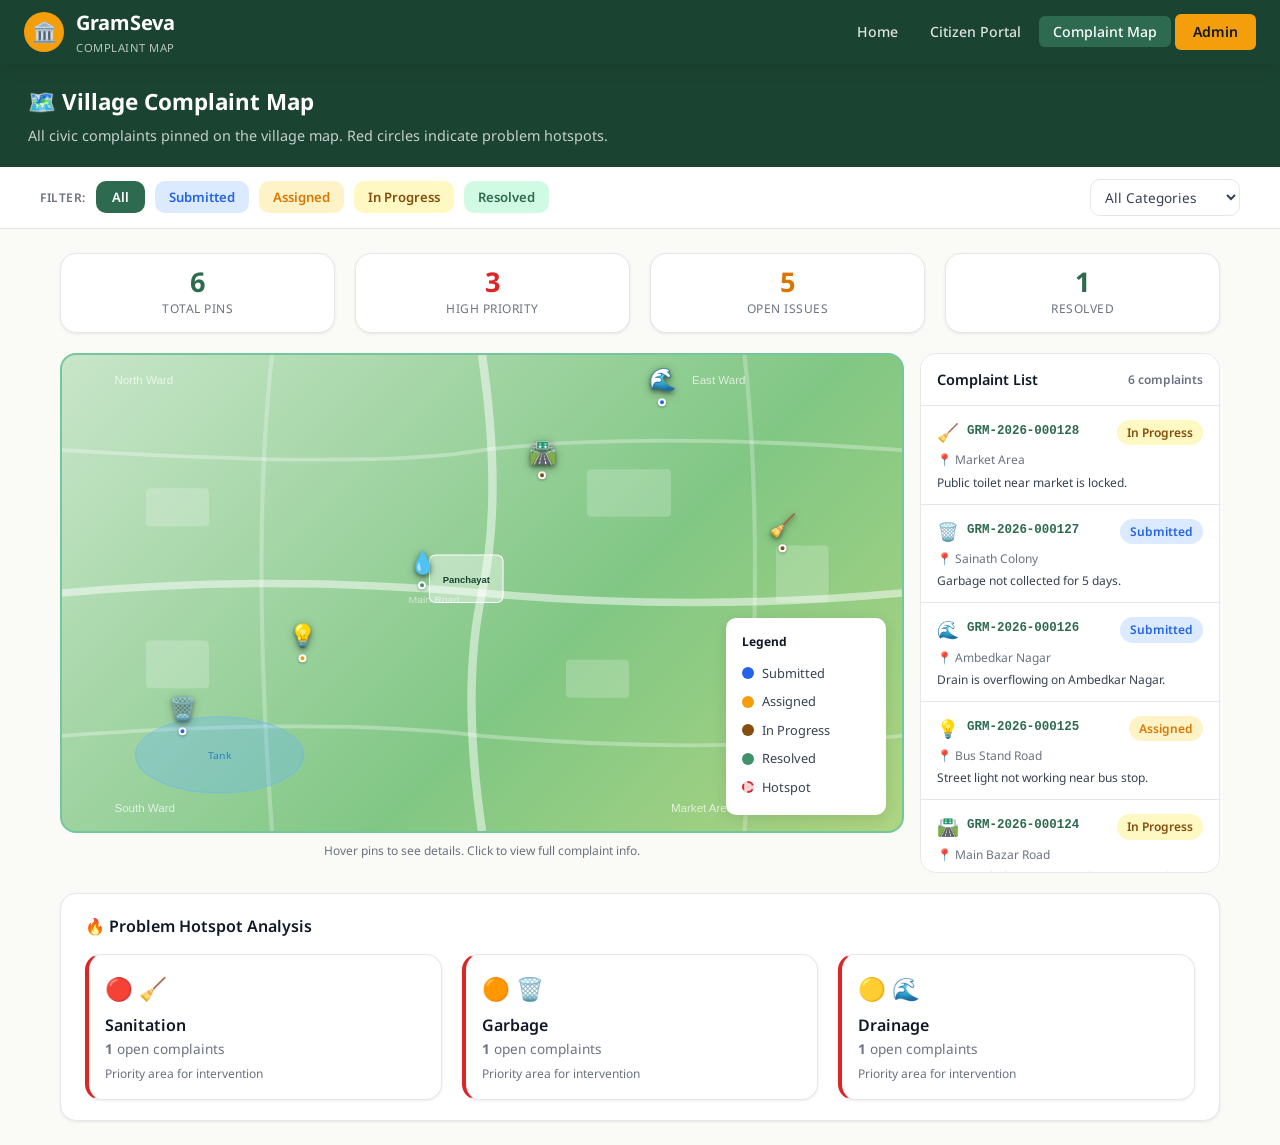
<file: map.html>
<!DOCTYPE html>
<html lang="en">
<head>
  <meta charset="UTF-8">
  <meta name="viewport" content="width=device-width, initial-scale=1.0">
  <title>GramSeva – Complaint Map</title>
  <link rel="stylesheet" href="style.css">
  <style>
    .map-area {
      position: relative;
      background: linear-gradient(135deg, #c8e6c9 0%, #a5d6a7 30%, #81c784 60%, #aed581 100%);
      border-radius: var(--radius-lg);
      overflow: hidden;
      min-height: 480px;
      border: 2px solid var(--green-300);
    }
    /* SVG road lines */
    .map-area svg {
      position: absolute; inset: 0; width: 100%; height: 100%;
      pointer-events: none;
    }
    .map-legend {
      background: #fff;
      border-radius: var(--radius);
      padding: 14px 16px;
      box-shadow: var(--shadow);
      position: absolute;
      bottom: 16px; right: 16px;
      min-width: 160px;
      font-size: .8rem;
    }
    .legend-item {
      display: flex; align-items: center; gap: 8px;
      padding: 4px 0;
    }
    .legend-dot {
      width: 12px; height: 12px; border-radius: 50%; flex-shrink: 0;
    }
    .map-pin-wrap {
      position: absolute;
      cursor: pointer;
      transform: translate(-50%, -100%);
      transition: transform .2s;
      z-index: 10;
    }
    .map-pin-wrap:hover { transform: translate(-50%,-100%) scale(1.3); z-index: 20; }
    .map-pin-icon {
      font-size: 22px;
      filter: drop-shadow(0 2px 4px rgba(0,0,0,.35));
      display: block;
      text-align: center;
    }
    .map-pin-label {
      background: var(--slate-900);
      color: #fff;
      font-size: .65rem;
      padding: 2px 6px;
      border-radius: 4px;
      white-space: nowrap;
      margin-top: 2px;
      text-align: center;
      opacity: 0;
      transition: opacity .2s;
      pointer-events: none;
    }
    .map-pin-wrap:hover .map-pin-label { opacity: 1; }

    /* Status color rings */
    .ring-submitted   { outline: 3px solid #2563EB; border-radius: 50%; }
    .ring-assigned    { outline: 3px solid #F59E0B; border-radius: 50%; }
    .ring-progress    { outline: 3px solid #854D0E; border-radius: 50%; }
    .ring-resolved    { outline: 3px solid #40916C; border-radius: 50%; }
    .ring-verified    { outline: 3px solid #1B4332; border-radius: 50%; }

    .hotspot {
      position: absolute;
      border-radius: 50%;
      background: rgba(220,38,38,.15);
      border: 2px dashed rgba(220,38,38,.4);
      pointer-events: none;
      animation: breathe 2.5s ease-in-out infinite;
    }
    @keyframes breathe {
      0%,100% { transform: translate(-50%,-50%) scale(1); opacity:.6; }
      50%      { transform: translate(-50%,-50%) scale(1.1); opacity:1; }
    }

    .sidebar-panel {
      width: 300px; flex-shrink: 0;
      background: #fff;
      border-radius: var(--radius-lg);
      border: 1px solid var(--slate-200);
      overflow-y: auto;
      max-height: 520px;
    }
    @media (max-width: 768px) {
      .map-layout { flex-direction: column !important; }
      .sidebar-panel { width: 100%; max-height: 280px; }
    }
  </style>
</head>
<body>

<nav class="navbar">
  <a class="navbar-brand" href="index.html">
    <div class="navbar-logo">🏛️</div>
    <div>
      <div class="navbar-title">GramSeva</div>
      <div class="navbar-sub">Complaint Map</div>
    </div>
  </a>
  <ul class="navbar-nav">
    <li><a href="index.html">Home</a></li>
    <li><a href="citizen.html">Citizen Portal</a></li>
    <li><a href="map.html" class="active">Complaint Map</a></li>
    <li><a href="admin.html" class="btn-nav btn">Admin</a></li>
  </ul>
</nav>

<div style="background:var(--green-900);color:#fff;padding:20px 28px">
  <h1 style="font-size:1.4rem;font-weight:700;margin-bottom:4px">🗺️ Village Complaint Map</h1>
  <p style="opacity:.75;font-size:.9rem">All civic complaints pinned on the village map. Red circles indicate problem hotspots.</p>
</div>

<!-- FILTERS -->
<div style="background:#fff;border-bottom:1px solid var(--slate-200);padding:12px 24px">
  <div style="max-width:1200px;margin:0 auto;display:flex;gap:10px;align-items:center;flex-wrap:wrap">
    <span class="text-xs text-muted" style="font-weight:600;text-transform:uppercase;letter-spacing:.5px">Filter:</span>
    <button class="btn btn-sm btn-green" id="f-all" onclick="applyFilter('')">All</button>
    <button class="btn btn-sm" style="background:var(--blue-lt);color:var(--blue);border:none;cursor:pointer;font-family:var(--font);padding:7px 14px;border-radius:var(--radius);font-size:.82rem;font-weight:600" id="f-sub" onclick="applyFilter('Submitted')">Submitted</button>
    <button class="btn btn-sm" style="background:var(--saffron-lt);color:var(--saffron-dk);border:none;cursor:pointer;font-family:var(--font);padding:7px 14px;border-radius:var(--radius);font-size:.82rem;font-weight:600" id="f-asgn" onclick="applyFilter('Assigned')">Assigned</button>
    <button class="btn btn-sm" style="background:#FEF9C3;color:#854D0E;border:none;cursor:pointer;font-family:var(--font);padding:7px 14px;border-radius:var(--radius);font-size:.82rem;font-weight:600" id="f-prog" onclick="applyFilter('In Progress')">In Progress</button>
    <button class="btn btn-sm" style="background:var(--green-100);color:var(--green-700);border:none;cursor:pointer;font-family:var(--font);padding:7px 14px;border-radius:var(--radius);font-size:.82rem;font-weight:600" id="f-res" onclick="applyFilter('Resolved')">Resolved</button>
    <div style="margin-left:auto;display:flex;gap:8px">
      <select id="cat-filter" class="form-select" style="width:150px;padding:7px 10px;font-size:.85rem" onchange="renderMap()">
        <option value="">All Categories</option>
        <option>Water Supply</option><option>Roads</option><option>Street Lights</option>
        <option>Drainage</option><option>Garbage</option><option>Sanitation</option>
        <option>Public Toilets</option><option>Other</option>
      </select>
    </div>
  </div>
</div>

<div style="max-width:1200px;margin:24px auto;padding:0 20px">

  <!-- Stats row -->
  <div class="grid grid-4" style="margin-bottom:20px">
    <div class="card" style="padding:14px 16px;text-align:center">
      <div class="stat-num" id="map-total">0</div>
      <div class="stat-label">Total Pins</div>
    </div>
    <div class="card" style="padding:14px 16px;text-align:center">
      <div class="stat-num" style="color:var(--red)" id="map-high">0</div>
      <div class="stat-label">High Priority</div>
    </div>
    <div class="card" style="padding:14px 16px;text-align:center">
      <div class="stat-num" style="color:var(--saffron-dk)" id="map-open">0</div>
      <div class="stat-label">Open Issues</div>
    </div>
    <div class="card" style="padding:14px 16px;text-align:center">
      <div class="stat-num" style="color:var(--green-700)" id="map-resolved">0</div>
      <div class="stat-label">Resolved</div>
    </div>
  </div>

  <div class="flex gap-16 map-layout" style="align-items:flex-start">

    <!-- MAP -->
    <div style="flex:1">
      <div class="map-area" id="map-container">

        <!-- Background roads (decorative SVG) -->
        <svg viewBox="0 0 800 500" preserveAspectRatio="none" style="position:absolute;inset:0;width:100%;height:100%">
          <!-- Main roads -->
          <path d="M0,250 Q200,230 400,250 Q600,270 800,250" stroke="rgba(255,255,255,.5)" stroke-width="8" fill="none"/>
          <path d="M400,0 Q420,150 400,250 Q380,350 400,500" stroke="rgba(255,255,255,.5)" stroke-width="8" fill="none"/>
          <!-- Secondary roads -->
          <path d="M0,100 Q300,120 400,100 Q550,80 800,100" stroke="rgba(255,255,255,.3)" stroke-width="4" fill="none"/>
          <path d="M0,400 Q250,380 400,400 Q600,420 800,400" stroke="rgba(255,255,255,.3)" stroke-width="4" fill="none"/>
          <path d="M200,0 Q180,200 200,500" stroke="rgba(255,255,255,.25)" stroke-width="4" fill="none"/>
          <path d="M650,0 Q670,200 650,500" stroke="rgba(255,255,255,.25)" stroke-width="4" fill="none"/>
          <!-- Buildings/blocks (decorative) -->
          <rect x="80" y="140" width="60" height="40" rx="4" fill="rgba(255,255,255,.2)"/>
          <rect x="80" y="300" width="60" height="50" rx="4" fill="rgba(255,255,255,.2)"/>
          <rect x="500" y="120" width="80" height="50" rx="4" fill="rgba(255,255,255,.2)"/>
          <rect x="480" y="320" width="60" height="40" rx="4" fill="rgba(255,255,255,.2)"/>
          <rect x="680" y="200" width="50" height="60" rx="4" fill="rgba(255,255,255,.2)"/>
          <!-- Water body -->
          <ellipse cx="150" cy="420" rx="80" ry="40" fill="rgba(100,180,255,.3)" stroke="rgba(100,180,255,.5)" stroke-width="1"/>
          <text x="150" y="424" text-anchor="middle" font-size="10" fill="rgba(0,100,200,.7)">Tank</text>
          <!-- Labels -->
          <text x="50" y="30" font-size="11" fill="rgba(255,255,255,.7)" font-family="sans-serif">North Ward</text>
          <text x="600" y="30" font-size="11" fill="rgba(255,255,255,.7)" font-family="sans-serif">East Ward</text>
          <text x="50" y="480" font-size="11" fill="rgba(255,255,255,.7)" font-family="sans-serif">South Ward</text>
          <text x="580" y="480" font-size="11" fill="rgba(255,255,255,.7)" font-family="sans-serif">Market Area</text>
          <text x="330" y="260" font-size="10" fill="rgba(255,255,255,.6)" font-family="sans-serif">Main Road</text>
          <!-- Panchayat building -->
          <rect x="350" y="210" width="70" height="50" rx="6" fill="rgba(255,255,255,.4)" stroke="white" stroke-width="1"/>
          <text x="385" y="240" text-anchor="middle" font-size="9" fill="var(--green-900)" font-family="sans-serif" font-weight="bold">Panchayat</text>
        </svg>

        <!-- Complaint pins rendered by JS -->
        <div id="pins-container"></div>

        <!-- Legend -->
        <div class="map-legend">
          <div style="font-size:.75rem;font-weight:700;color:var(--slate-900);margin-bottom:8px">Legend</div>
          <div class="legend-item"><div class="legend-dot" style="background:var(--blue)"></div>Submitted</div>
          <div class="legend-item"><div class="legend-dot" style="background:var(--saffron)"></div>Assigned</div>
          <div class="legend-item"><div class="legend-dot" style="background:#854D0E"></div>In Progress</div>
          <div class="legend-item"><div class="legend-dot" style="background:var(--green-500)"></div>Resolved</div>
          <div class="legend-item">
            <div style="width:12px;height:12px;border-radius:50%;background:rgba(220,38,38,.2);border:2px dashed var(--red);flex-shrink:0"></div>
            Hotspot
          </div>
        </div>
      </div>
      <p class="text-xs text-muted" style="margin-top:8px;text-align:center">Hover pins to see details. Click to view full complaint info.</p>
    </div>

    <!-- SIDEBAR -->
    <div class="sidebar-panel">
      <div style="padding:14px 16px;border-bottom:1px solid var(--slate-200);font-weight:600;font-size:.9rem;color:var(--slate-900);display:flex;justify-content:space-between;align-items:center">
        <span>Complaint List</span>
        <span class="text-xs text-muted" id="list-count"></span>
      </div>
      <div id="complaint-sidebar-list"></div>
    </div>
  </div>

  <!-- Hotspot analysis -->
  <div class="card" style="margin-top:20px;padding:20px 24px">
    <h3 style="font-size:1rem;font-weight:600;color:var(--slate-900);margin-bottom:14px">🔥 Problem Hotspot Analysis</h3>
    <div id="hotspot-analysis" class="grid grid-3"></div>
  </div>
</div>

<!-- PIN DETAIL MODAL -->
<div class="modal-overlay" id="pin-modal">
  <div class="modal">
    <div class="modal-header">
      <span class="modal-title" id="pin-modal-title">Complaint Detail</span>
      <button class="modal-close" onclick="UI.closeModal('pin-modal')">✕</button>
    </div>
    <div id="pin-modal-body"></div>
  </div>
</div>

<div id="toast-container" class="toast-container"></div>

<script src="db.js"></script>
<script>
  var currentFilter = '';
  var allComplaints = [];

  // Map coordinate mapping (lat/lng -> pixel %)
  // Our demo data is around lat 18.517-18.526, lng 73.850-73.860
  var LAT_MIN = 18.515, LAT_MAX = 18.528;
  var LNG_MIN = 73.848, LNG_MAX = 73.862;

  function latToY(lat) {
    return (1 - (lat - LAT_MIN) / (LAT_MAX - LAT_MIN)) * 100;
  }
  function lngToX(lng) {
    return ((lng - LNG_MIN) / (LNG_MAX - LNG_MIN)) * 100;
  }

  var statusColors = {
    'Submitted':       '#2563EB',
    'Assigned':        '#F59E0B',
    'In Progress':     '#854D0E',
    'Resolved':        '#40916C',
    'Citizen Verified':'#1B4332'
  };

  function applyFilter(f) {
    currentFilter = f;
    renderMap();
  }

  function renderMap() {
    allComplaints = DB.getComplaints();
    var catF = document.getElementById('cat-filter').value;

    var filtered = allComplaints;
    if (currentFilter) filtered = filtered.filter(function(c){ return c.status === currentFilter; });
    if (catF)          filtered = filtered.filter(function(c){ return c.category === catF; });

    // Stats
    document.getElementById('map-total').textContent    = filtered.length;
    document.getElementById('map-high').textContent     = filtered.filter(function(c){ return c.priority==='High'; }).length;
    document.getElementById('map-open').textContent     = filtered.filter(function(c){ return c.status!=='Resolved'&&c.status!=='Citizen Verified'; }).length;
    document.getElementById('map-resolved').textContent = filtered.filter(function(c){ return c.status==='Resolved'||c.status==='Citizen Verified'; }).length;
    document.getElementById('list-count').textContent   = filtered.length + ' complaints';

    // Render pins
    var pinsHtml = '';

    // Hotspot circles — cluster nearby open complaints
    var open = filtered.filter(function(c){ return c.status!=='Resolved'&&c.status!=='Citizen Verified'; });
    // Simple: show hotspot if more than 1 complaint in same area
    var seen = {};
    open.forEach(function(c){
      var gx = Math.round(lngToX(c.lng) / 15);
      var gy = Math.round(latToY(c.lat) / 15);
      var key = gx + '_' + gy;
      seen[key] = (seen[key]||0)+1;
    });
    Object.entries(seen).forEach(function(entry){
      if (entry[1] >= 2) {
        var parts = entry[0].split('_');
        var px = parseInt(parts[0]) * 15 + 7;
        var py = parseInt(parts[1]) * 15 + 7;
        pinsHtml += '<div class="hotspot" style="left:' + px + '%;top:' + py + '%;width:80px;height:80px;margin-left:-40px;margin-top:-40px"></div>';
      }
    });

    // Pins
    filtered.forEach(function(c) {
      var x = lngToX(c.lng);
      var y = latToY(c.lat);
      var color = statusColors[c.status] || '#888';
      pinsHtml += '<div class="map-pin-wrap" style="left:' + x + '%;top:' + y + '%"'
        + ' onclick="showPinDetail(\'' + c.id + '\')" title="' + c.id + '">'
        + '<span class="map-pin-icon" style="text-shadow:0 2px 4px rgba(0,0,0,.4)">'
        + UI.catIcon(c.category)
        + '</span>'
        + '<div style="width:8px;height:8px;border-radius:50%;background:' + color + ';margin:2px auto 0;border:2px solid white;box-shadow:0 1px 3px rgba(0,0,0,.3)"></div>'
        + '<div class="map-pin-label">' + c.id.replace('GRM-2026-','') + ' · ' + c.category + '</div>'
        + '</div>';
    });
    document.getElementById('pins-container').innerHTML = pinsHtml;

    // Sidebar list
    var listHtml = filtered.length
      ? filtered.map(function(c){
          return '<div style="padding:12px 16px;border-bottom:1px solid var(--slate-200);cursor:pointer;transition:background .15s" '
            + 'onmouseover="this.style.background=\'var(--green-50)\'" onmouseout="this.style.background=\'#fff\'"'
            + ' onclick="showPinDetail(\'' + c.id + '\')">'
            + '<div style="display:flex;align-items:center;gap:8px;margin-bottom:4px">'
            + '<span style="font-size:1.1rem">' + UI.catIcon(c.category) + '</span>'
            + '<span class="complaint-id" style="font-size:.78rem">' + c.id + '</span>'
            + '<span style="margin-left:auto">' + UI.statusPill(c.status) + '</span>'
            + '</div>'
            + '<div class="text-xs text-muted">📍 ' + c.location + '</div>'
            + '<div class="text-xs" style="margin-top:3px;color:var(--slate-600);overflow:hidden;white-space:nowrap;text-overflow:ellipsis">' + c.desc + '</div>'
            + '</div>';
        }).join('')
      : '<div style="text-align:center;padding:40px;color:var(--slate-500)">No complaints for this filter.</div>';
    document.getElementById('complaint-sidebar-list').innerHTML = listHtml;

    // Hotspot analysis
    buildHotspotAnalysis(allComplaints);
  }

  function buildHotspotAnalysis(all) {
    var open = all.filter(function(c){ return c.status!=='Resolved'&&c.status!=='Citizen Verified'; });
    var cats = {};
    open.forEach(function(c){ cats[c.category] = (cats[c.category]||0)+1; });
    var sorted = Object.entries(cats).sort(function(a,b){ return b[1]-a[1]; }).slice(0,3);
    document.getElementById('hotspot-analysis').innerHTML = sorted.length
      ? sorted.map(function(entry, i){
          var icons = ['🔴','🟠','🟡'];
          return '<div class="card" style="padding:16px;border-left:4px solid var(--red)">'
            + '<div style="font-size:1.4rem;margin-bottom:6px">' + icons[i] + ' ' + UI.catIcon(entry[0]) + '</div>'
            + '<div style="font-weight:600;color:var(--slate-900)">' + entry[0] + '</div>'
            + '<div class="text-sm text-muted"><strong>' + entry[1] + '</strong> open complaints</div>'
            + '<div class="text-xs text-muted" style="margin-top:4px">Priority area for intervention</div>'
            + '</div>';
        }).join('')
      : '<div style="grid-column:span 3;text-align:center;color:var(--green-700);padding:20px;font-weight:600">All issues resolved.</div>';
  }

  function showPinDetail(id) {
    var c = DB.getComplaint(id);
    if (!c) return;
    document.getElementById('pin-modal-title').textContent = c.id;
    document.getElementById('pin-modal-body').innerHTML =
      '<div style="display:grid;grid-template-columns:1fr 1fr;gap:12px;margin-bottom:16px">'
      + '<div><div class="text-xs text-muted">Category</div><div class="text-sm text-bold">' + UI.catIcon(c.category) + ' ' + c.category + '</div></div>'
      + '<div><div class="text-xs text-muted">Status</div>' + UI.statusPill(c.status) + '</div>'
      + '<div><div class="text-xs text-muted">Priority</div>' + UI.priorityPill(c.priority) + '</div>'
      + '<div><div class="text-xs text-muted">Filed</div><div class="text-sm">' + UI.formatDate(c.createdAt) + '</div></div>'
      + '<div style="grid-column:span 2"><div class="text-xs text-muted">Location</div><div class="text-sm">📍 ' + c.location + '</div></div>'
      + '<div style="grid-column:span 2"><div class="text-xs text-muted">GPS</div><div class="text-sm text-muted">' + c.lat + ', ' + c.lng + '</div></div>'
      + '<div style="grid-column:span 2"><div class="text-xs text-muted">Description</div><div class="text-sm" style="background:var(--slate-100);padding:10px;border-radius:var(--radius);margin-top:4px">' + c.desc + '</div></div>'
      + (c.assignedTo ? '<div style="grid-column:span 2"><div class="text-xs text-muted">Assigned To</div><div class="text-sm text-bold">👤 ' + c.assignedTo + '</div></div>' : '')
      + '</div>'
      + UI.statusTrail(c.status)
      + '<div style="margin-top:16px;display:flex;gap:8px">'
      + '<a href="citizen.html#track" class="btn btn-green btn-sm">Track This Complaint</a>'
      + '<button class="btn btn-sm" style="background:var(--slate-100);color:var(--slate-700);border:none;cursor:pointer;font-family:var(--font);padding:7px 14px;border-radius:var(--radius);font-size:.82rem;font-weight:500" onclick="UI.closeModal(\'pin-modal\')">Close</button>'
      + '</div>';
    UI.openModal('pin-modal');
  }

  // Init
  renderMap();
</script>
</body>
</html>
</file>
<file: style.css>
/* =============================================
   GramSeva - Civic Grievance Portal
   Design System
   ============================================= */

@import url('https://fonts.googleapis.com/css2?family=Noto+Sans:wght@300;400;500;600;700&family=Noto+Sans+Devanagari:wght@400;600;700&display=swap');

:root {
  --green-900: #1B4332;
  --green-700: #2D6A4F;
  --green-500: #40916C;
  --green-300: #74C69D;
  --green-100: #D1FAE5;
  --green-50:  #ECFDF5;

  --saffron:   #F59E0B;
  --saffron-lt:#FEF3C7;
  --saffron-dk:#D97706;

  --slate-900: #111827;
  --slate-700: #374151;
  --slate-500: #6B7280;
  --slate-200: #E5E7EB;
  --slate-100: #F3F4F6;
  --white:     #FAFAF7;

  --red:       #DC2626;
  --red-lt:    #FEE2E2;
  --blue:      #2563EB;
  --blue-lt:   #DBEAFE;

  --radius:    10px;
  --radius-lg: 16px;
  --shadow-sm: 0 1px 3px rgba(0,0,0,.08);
  --shadow:    0 4px 16px rgba(0,0,0,.10);
  --shadow-lg: 0 8px 32px rgba(0,0,0,.14);

  --font: 'Noto Sans', system-ui, sans-serif;
}

* { box-sizing: border-box; margin: 0; padding: 0; }

html { scroll-behavior: smooth; }

body {
  font-family: var(--font);
  background: var(--white);
  color: var(--slate-700);
  line-height: 1.6;
  min-height: 100vh;
}

/* ---- NAVBAR ---- */
.navbar {
  background: var(--green-900);
  color: #fff;
  padding: 0 24px;
  display: flex;
  align-items: center;
  justify-content: space-between;
  height: 64px;
  position: sticky;
  top: 0;
  z-index: 100;
  box-shadow: var(--shadow);
}

.navbar-brand {
  display: flex;
  align-items: center;
  gap: 12px;
  text-decoration: none;
  color: #fff;
}

.navbar-logo {
  width: 40px; height: 40px;
  background: var(--saffron);
  border-radius: 50%;
  display: flex; align-items: center; justify-content: center;
  font-size: 20px;
  flex-shrink: 0;
}

.navbar-title { font-size: 1.25rem; font-weight: 700; letter-spacing: -.3px; }
.navbar-sub   { font-size: .7rem; opacity: .7; letter-spacing: .5px; text-transform: uppercase; }

.navbar-nav {
  display: flex; gap: 4px; align-items: center;
  list-style: none;
}
.navbar-nav a {
  color: rgba(255,255,255,.85);
  text-decoration: none;
  padding: 6px 14px;
  border-radius: 6px;
  font-size: .88rem;
  font-weight: 500;
  transition: background .2s, color .2s;
}
.navbar-nav a:hover, .navbar-nav a.active {
  background: var(--green-700);
  color: #fff;
}
.navbar-nav .btn-nav {
  background: var(--saffron);
  color: var(--slate-900);
  font-weight: 600;
  padding: 7px 18px;
}
.navbar-nav .btn-nav:hover { background: var(--saffron-dk); color: #fff; }

/* ---- HERO ---- */
.hero {
  background: linear-gradient(135deg, var(--green-900) 0%, var(--green-700) 60%, var(--green-500) 100%);
  color: #fff;
  padding: 80px 24px 60px;
  text-align: center;
  position: relative;
  overflow: hidden;
}
.hero::before {
  content: '';
  position: absolute; inset: 0;
  background: url("data:image/svg+xml,%3Csvg width='60' height='60' viewBox='0 0 60 60' xmlns='http://www.w3.org/2000/svg'%3E%3Cg fill='none' fill-rule='evenodd'%3E%3Cg fill='%23ffffff' fill-opacity='0.04'%3E%3Cpath d='M36 34v-4h-2v4h-4v2h4v4h2v-4h4v-2h-4zm0-30V0h-2v4h-4v2h4v4h2V6h4V4h-4zM6 34v-4H4v4H0v2h4v4h2v-4h4v-2H6zM6 4V0H4v4H0v2h4v4h2V6h4V4H6z'/%3E%3C/g%3E%3C/g%3E%3C/svg%3E");
}
.hero-badge {
  display: inline-block;
  background: rgba(245,158,11,.2);
  border: 1px solid var(--saffron);
  color: var(--saffron);
  font-size: .75rem;
  font-weight: 600;
  letter-spacing: 1px;
  text-transform: uppercase;
  padding: 4px 14px;
  border-radius: 20px;
  margin-bottom: 20px;
}
.hero h1 {
  font-size: clamp(2rem, 5vw, 3.5rem);
  font-weight: 700;
  line-height: 1.15;
  margin-bottom: 12px;
}
.hero h1 span { color: var(--saffron); }
.hero p {
  font-size: 1.1rem;
  opacity: .85;
  max-width: 560px;
  margin: 0 auto 32px;
}
.hero-actions { display: flex; gap: 12px; justify-content: center; flex-wrap: wrap; }

/* ---- BUTTONS ---- */
.btn {
  display: inline-flex; align-items: center; gap: 8px;
  padding: 12px 24px;
  border-radius: var(--radius);
  font-size: .95rem;
  font-weight: 600;
  cursor: pointer;
  border: none;
  text-decoration: none;
  transition: all .2s;
  font-family: var(--font);
}
.btn-primary {
  background: var(--saffron);
  color: var(--slate-900);
}
.btn-primary:hover { background: var(--saffron-dk); transform: translateY(-1px); box-shadow: var(--shadow); }

.btn-outline {
  background: transparent;
  border: 2px solid rgba(255,255,255,.6);
  color: #fff;
}
.btn-outline:hover { border-color: #fff; background: rgba(255,255,255,.1); }

.btn-green {
  background: var(--green-700);
  color: #fff;
}
.btn-green:hover { background: var(--green-900); transform: translateY(-1px); }

.btn-danger { background: var(--red); color: #fff; }
.btn-danger:hover { background: #b91c1c; }

.btn-sm { padding: 7px 16px; font-size: .82rem; }
.btn-full { width: 100%; justify-content: center; }

/* ---- STATS BAR ---- */
.stats-bar {
  background: var(--white);
  border-bottom: 1px solid var(--slate-200);
  padding: 0;
  display: flex;
}
.stat-item {
  flex: 1;
  padding: 20px 16px;
  text-align: center;
  border-right: 1px solid var(--slate-200);
}
.stat-item:last-child { border-right: none; }
.stat-num {
  font-size: 1.7rem;
  font-weight: 700;
  color: var(--green-700);
  line-height: 1;
}
.stat-label { font-size: .75rem; color: var(--slate-500); margin-top: 4px; text-transform: uppercase; letter-spacing: .5px; }

/* ---- SECTION ---- */
.section { padding: 60px 24px; max-width: 1100px; margin: 0 auto; }
.section-title { font-size: 1.6rem; font-weight: 700; color: var(--slate-900); margin-bottom: 8px; }
.section-sub   { color: var(--slate-500); margin-bottom: 36px; }

/* ---- CARDS GRID ---- */
.grid { display: grid; gap: 20px; }
.grid-2 { grid-template-columns: repeat(auto-fit, minmax(280px, 1fr)); }
.grid-3 { grid-template-columns: repeat(auto-fit, minmax(240px, 1fr)); }
.grid-4 { grid-template-columns: repeat(auto-fit, minmax(200px, 1fr)); }

.card {
  background: #fff;
  border: 1px solid var(--slate-200);
  border-radius: var(--radius-lg);
  padding: 24px;
  box-shadow: var(--shadow-sm);
  transition: box-shadow .2s, transform .2s;
}
.card:hover { box-shadow: var(--shadow); transform: translateY(-2px); }

.card-icon {
  width: 48px; height: 48px;
  border-radius: 12px;
  display: flex; align-items: center; justify-content: center;
  font-size: 22px;
  margin-bottom: 14px;
}
.icon-green  { background: var(--green-100); }
.icon-saffron{ background: var(--saffron-lt); }
.icon-blue   { background: var(--blue-lt); }
.icon-red    { background: var(--red-lt); }

.card h3 { font-size: 1rem; font-weight: 600; color: var(--slate-900); margin-bottom: 6px; }
.card p  { font-size: .88rem; color: var(--slate-500); line-height: 1.5; }

/* ---- STATUS PILLS ---- */
.pill {
  display: inline-flex; align-items: center; gap: 5px;
  padding: 3px 10px;
  border-radius: 20px;
  font-size: .75rem;
  font-weight: 600;
}
.pill-submitted  { background: var(--blue-lt);   color: var(--blue); }
.pill-assigned   { background: var(--saffron-lt); color: var(--saffron-dk); }
.pill-progress   { background: #FEF9C3;           color: #854D0E; }
.pill-resolved   { background: var(--green-100);  color: var(--green-700); }
.pill-verified   { background: var(--green-900);  color: #fff; }
.pill-overdue    { background: var(--red-lt);     color: var(--red); }
.pill-high       { background: var(--red-lt);     color: var(--red); }
.pill-medium     { background: var(--saffron-lt); color: var(--saffron-dk); }
.pill-low        { background: var(--slate-100);  color: var(--slate-500); }

/* ---- STATUS FLOW TRAIL (Signature Element) ---- */
.status-trail {
  display: flex; align-items: center; gap: 0;
  overflow-x: auto; padding: 4px 0;
}
.trail-step {
  display: flex; align-items: center; gap: 0;
}
.trail-dot {
  width: 28px; height: 28px;
  border-radius: 50%;
  background: var(--slate-200);
  border: 2px solid var(--slate-200);
  display: flex; align-items: center; justify-content: center;
  font-size: 12px;
  color: var(--slate-500);
  flex-shrink: 0;
  transition: all .3s;
}
.trail-dot.done {
  background: var(--green-700);
  border-color: var(--green-700);
  color: #fff;
}
.trail-dot.active {
  background: var(--saffron);
  border-color: var(--saffron-dk);
  color: var(--slate-900);
  box-shadow: 0 0 0 3px var(--saffron-lt);
  animation: pulse 1.5s infinite;
}
@keyframes pulse {
  0%,100% { box-shadow: 0 0 0 3px var(--saffron-lt); }
  50%      { box-shadow: 0 0 0 6px rgba(245,158,11,.15); }
}
.trail-line {
  width: 32px; height: 2px;
  background: var(--slate-200);
  flex-shrink: 0;
  transition: background .3s;
}
.trail-line.done { background: var(--green-300); }
.trail-label { font-size: .65rem; color: var(--slate-500); text-align: center; margin-top: 4px; white-space: nowrap; }
.trail-step-wrap { display: flex; flex-direction: column; align-items: center; }

/* ---- FORMS ---- */
.form-group { margin-bottom: 18px; }
.form-label {
  display: block;
  font-size: .85rem;
  font-weight: 600;
  color: var(--slate-700);
  margin-bottom: 6px;
}
.form-label span { color: var(--red); }

.form-input, .form-select, .form-textarea {
  width: 100%;
  padding: 10px 14px;
  border: 1.5px solid var(--slate-200);
  border-radius: var(--radius);
  font-size: .9rem;
  font-family: var(--font);
  color: var(--slate-700);
  background: #fff;
  transition: border-color .2s, box-shadow .2s;
  outline: none;
}
.form-input:focus, .form-select:focus, .form-textarea:focus {
  border-color: var(--green-500);
  box-shadow: 0 0 0 3px var(--green-50);
}
.form-textarea { resize: vertical; min-height: 100px; }

/* ---- UPLOAD ZONE ---- */
.upload-zone {
  border: 2px dashed var(--slate-200);
  border-radius: var(--radius);
  padding: 28px;
  text-align: center;
  cursor: pointer;
  transition: border-color .2s, background .2s;
  background: var(--slate-100);
}
.upload-zone:hover { border-color: var(--green-500); background: var(--green-50); }
.upload-zone p { font-size: .85rem; color: var(--slate-500); margin-top: 8px; }

/* ---- CATEGORY GRID ---- */
.cat-grid { display: grid; grid-template-columns: repeat(4, 1fr); gap: 10px; margin-bottom: 20px; }
@media (max-width: 500px) { .cat-grid { grid-template-columns: repeat(2, 1fr); } }

.cat-btn {
  border: 2px solid var(--slate-200);
  background: #fff;
  border-radius: var(--radius);
  padding: 12px 8px;
  text-align: center;
  cursor: pointer;
  transition: all .2s;
  font-family: var(--font);
}
.cat-btn:hover { border-color: var(--green-500); background: var(--green-50); }
.cat-btn.selected { border-color: var(--green-700); background: var(--green-100); }
.cat-btn .cat-icon { font-size: 22px; margin-bottom: 4px; }
.cat-btn .cat-name { font-size: .72rem; font-weight: 600; color: var(--slate-700); }

/* ---- TABLE ---- */
.table-wrap { overflow-x: auto; border-radius: var(--radius-lg); border: 1px solid var(--slate-200); }
table { width: 100%; border-collapse: collapse; font-size: .88rem; }
thead tr { background: var(--slate-100); }
th { padding: 12px 16px; text-align: left; font-size: .75rem; font-weight: 700; color: var(--slate-500); text-transform: uppercase; letter-spacing: .5px; }
td { padding: 13px 16px; border-top: 1px solid var(--slate-200); vertical-align: middle; }
tbody tr:hover { background: var(--slate-100); }
.complaint-id { font-family: monospace; font-size: .82rem; color: var(--green-700); font-weight: 600; }

/* ---- MODAL ---- */
.modal-overlay {
  position: fixed; inset: 0;
  background: rgba(0,0,0,.5);
  z-index: 1000;
  display: flex; align-items: center; justify-content: center;
  padding: 16px;
  opacity: 0; pointer-events: none;
  transition: opacity .2s;
}
.modal-overlay.open { opacity: 1; pointer-events: auto; }
.modal {
  background: #fff;
  border-radius: var(--radius-lg);
  padding: 32px;
  max-width: 540px;
  width: 100%;
  max-height: 90vh;
  overflow-y: auto;
  box-shadow: var(--shadow-lg);
  transform: translateY(16px);
  transition: transform .25s;
}
.modal-overlay.open .modal { transform: translateY(0); }
.modal-header { display: flex; justify-content: space-between; align-items: center; margin-bottom: 24px; }
.modal-title { font-size: 1.2rem; font-weight: 700; color: var(--slate-900); }
.modal-close { background: none; border: none; font-size: 20px; cursor: pointer; color: var(--slate-500); padding: 4px; border-radius: 6px; }
.modal-close:hover { background: var(--slate-100); }

/* ---- TOAST ---- */
.toast-container { position: fixed; bottom: 24px; right: 24px; z-index: 9999; display: flex; flex-direction: column; gap: 8px; }
.toast {
  background: var(--slate-900);
  color: #fff;
  padding: 12px 18px;
  border-radius: var(--radius);
  font-size: .88rem;
  box-shadow: var(--shadow-lg);
  display: flex; align-items: center; gap: 10px;
  animation: slideIn .3s ease;
  min-width: 260px;
  max-width: 340px;
}
.toast.success { background: var(--green-700); }
.toast.error   { background: var(--red); }
.toast.info    { background: var(--blue); }
@keyframes slideIn { from { transform: translateX(40px); opacity: 0; } to { transform: translateX(0); opacity: 1; } }

/* ---- TABS ---- */
.tabs { display: flex; gap: 0; border-bottom: 2px solid var(--slate-200); margin-bottom: 28px; overflow-x: auto; }
.tab-btn {
  padding: 12px 20px;
  background: none; border: none;
  font-family: var(--font); font-size: .9rem; font-weight: 500;
  color: var(--slate-500); cursor: pointer;
  border-bottom: 2px solid transparent;
  margin-bottom: -2px;
  transition: color .2s, border-color .2s;
  white-space: nowrap;
}
.tab-btn:hover { color: var(--green-700); }
.tab-btn.active { color: var(--green-700); border-bottom-color: var(--green-700); font-weight: 600; }

/* ---- ADMIN SIDEBAR ---- */
.admin-layout { display: flex; min-height: calc(100vh - 64px); }
.sidebar {
  width: 240px; flex-shrink: 0;
  background: var(--slate-900);
  color: #fff;
  padding: 24px 12px;
  display: flex; flex-direction: column; gap: 4px;
}
@media (max-width: 768px) { .sidebar { width: 56px; padding: 16px 8px; } .sidebar-label { display: none; } }
.sidebar-item {
  display: flex; align-items: center; gap: 10px;
  padding: 10px 14px; border-radius: 8px;
  color: rgba(255,255,255,.7);
  text-decoration: none; cursor: pointer; border: none; background: none;
  font-family: var(--font); font-size: .9rem; width: 100%; text-align: left;
  transition: background .2s, color .2s;
}
.sidebar-item:hover { background: rgba(255,255,255,.08); color: #fff; }
.sidebar-item.active { background: var(--green-700); color: #fff; }
.sidebar-icon { font-size: 18px; flex-shrink: 0; }
.main-content { flex: 1; overflow: auto; padding: 32px 28px; background: var(--slate-100); }

/* ---- DASHBOARD CARDS ---- */
.dash-card {
  background: #fff; border-radius: var(--radius-lg); padding: 20px 24px;
  border: 1px solid var(--slate-200); box-shadow: var(--shadow-sm);
}
.dash-num { font-size: 2rem; font-weight: 700; line-height: 1; }
.dash-label { font-size: .78rem; color: var(--slate-500); margin-top: 4px; text-transform: uppercase; letter-spacing: .5px; }
.dash-change { font-size: .78rem; margin-top: 8px; }
.dash-change.up   { color: var(--green-700); }
.dash-change.down { color: var(--red); }

/* ---- MAP PLACEHOLDER ---- */
.map-container {
  border-radius: var(--radius-lg);
  overflow: hidden;
  border: 1px solid var(--slate-200);
  background: #e8f4ea;
  position: relative;
  min-height: 400px;
  display: flex; align-items: center; justify-content: center;
}
.map-pin {
  position: absolute;
  font-size: 24px;
  cursor: pointer;
  transition: transform .2s;
  filter: drop-shadow(0 2px 4px rgba(0,0,0,.3));
}
.map-pin:hover { transform: scale(1.3); }

/* ---- NOTIFICATIONS ---- */
.notif-item {
  display: flex; gap: 12px; padding: 14px 0;
  border-bottom: 1px solid var(--slate-200);
  align-items: flex-start;
}
.notif-item:last-child { border-bottom: none; }
.notif-dot { width: 8px; height: 8px; border-radius: 50%; background: var(--green-500); margin-top: 6px; flex-shrink: 0; }
.notif-dot.unread { background: var(--saffron); }
.notif-text { font-size: .87rem; color: var(--slate-700); }
.notif-time { font-size: .75rem; color: var(--slate-500); margin-top: 2px; }

/* ---- TRACK RESULT ---- */
.track-card {
  background: #fff;
  border: 1px solid var(--slate-200);
  border-radius: var(--radius-lg);
  padding: 28px;
  box-shadow: var(--shadow);
}
.track-id { font-family: monospace; font-size: 1.2rem; color: var(--green-700); font-weight: 700; }

/* ---- VOICE BTN ---- */
.voice-btn {
  display: flex; align-items: center; gap: 8px;
  background: var(--green-50);
  border: 2px solid var(--green-300);
  border-radius: var(--radius);
  padding: 12px 18px;
  cursor: pointer;
  font-family: var(--font);
  font-size: .9rem;
  font-weight: 600;
  color: var(--green-700);
  transition: all .2s;
  width: 100%; justify-content: center;
  margin-bottom: 14px;
}
.voice-btn:hover { background: var(--green-100); border-color: var(--green-500); }
.voice-btn.recording { background: var(--red-lt); border-color: var(--red); color: var(--red); animation: pulse2 1s infinite; }
@keyframes pulse2 { 0%,100% { opacity: 1; } 50% { opacity: .7; } }

/* ---- OTP INPUT ---- */
.otp-inputs { display: flex; gap: 10px; justify-content: center; margin: 20px 0; }
.otp-inputs input {
  width: 52px; height: 56px;
  text-align: center; font-size: 1.4rem; font-weight: 700;
  border: 2px solid var(--slate-200); border-radius: var(--radius);
  font-family: var(--font); outline: none;
  transition: border-color .2s;
}
.otp-inputs input:focus { border-color: var(--green-500); box-shadow: 0 0 0 3px var(--green-50); }

/* ---- FOOTER ---- */
footer {
  background: var(--slate-900);
  color: rgba(255,255,255,.6);
  text-align: center;
  padding: 24px;
  font-size: .82rem;
  margin-top: auto;
}
footer strong { color: var(--saffron); }

/* ---- UTILITIES ---- */
.flex { display: flex; }
.flex-center { display: flex; align-items: center; justify-content: center; }
.flex-between { display: flex; align-items: center; justify-content: space-between; }
.gap-8  { gap: 8px; }
.gap-12 { gap: 12px; }
.gap-16 { gap: 16px; }
.mt-4  { margin-top: 4px; }
.mt-8  { margin-top: 8px; }
.mt-16 { margin-top: 16px; }
.mt-24 { margin-top: 24px; }
.mb-16 { margin-bottom: 16px; }
.text-sm    { font-size: .85rem; }
.text-xs    { font-size: .75rem; }
.text-muted { color: var(--slate-500); }
.text-green { color: var(--green-700); }
.text-bold  { font-weight: 700; }
.text-center{ text-align: center; }
.hidden { display: none !important; }

/* ---- SCROLLBAR ---- */
::-webkit-scrollbar { width: 6px; height: 6px; }
::-webkit-scrollbar-track { background: var(--slate-100); }
::-webkit-scrollbar-thumb { background: var(--slate-200); border-radius: 3px; }

/* ---- RESPONSIVE ---- */
@media (max-width: 768px) {
  .navbar-nav { display: none; }
  .stat-label { font-size: .65rem; }
  .main-content { padding: 16px; }
  .section { padding: 36px 16px; }
  .modal { padding: 20px; }
}
</file>
